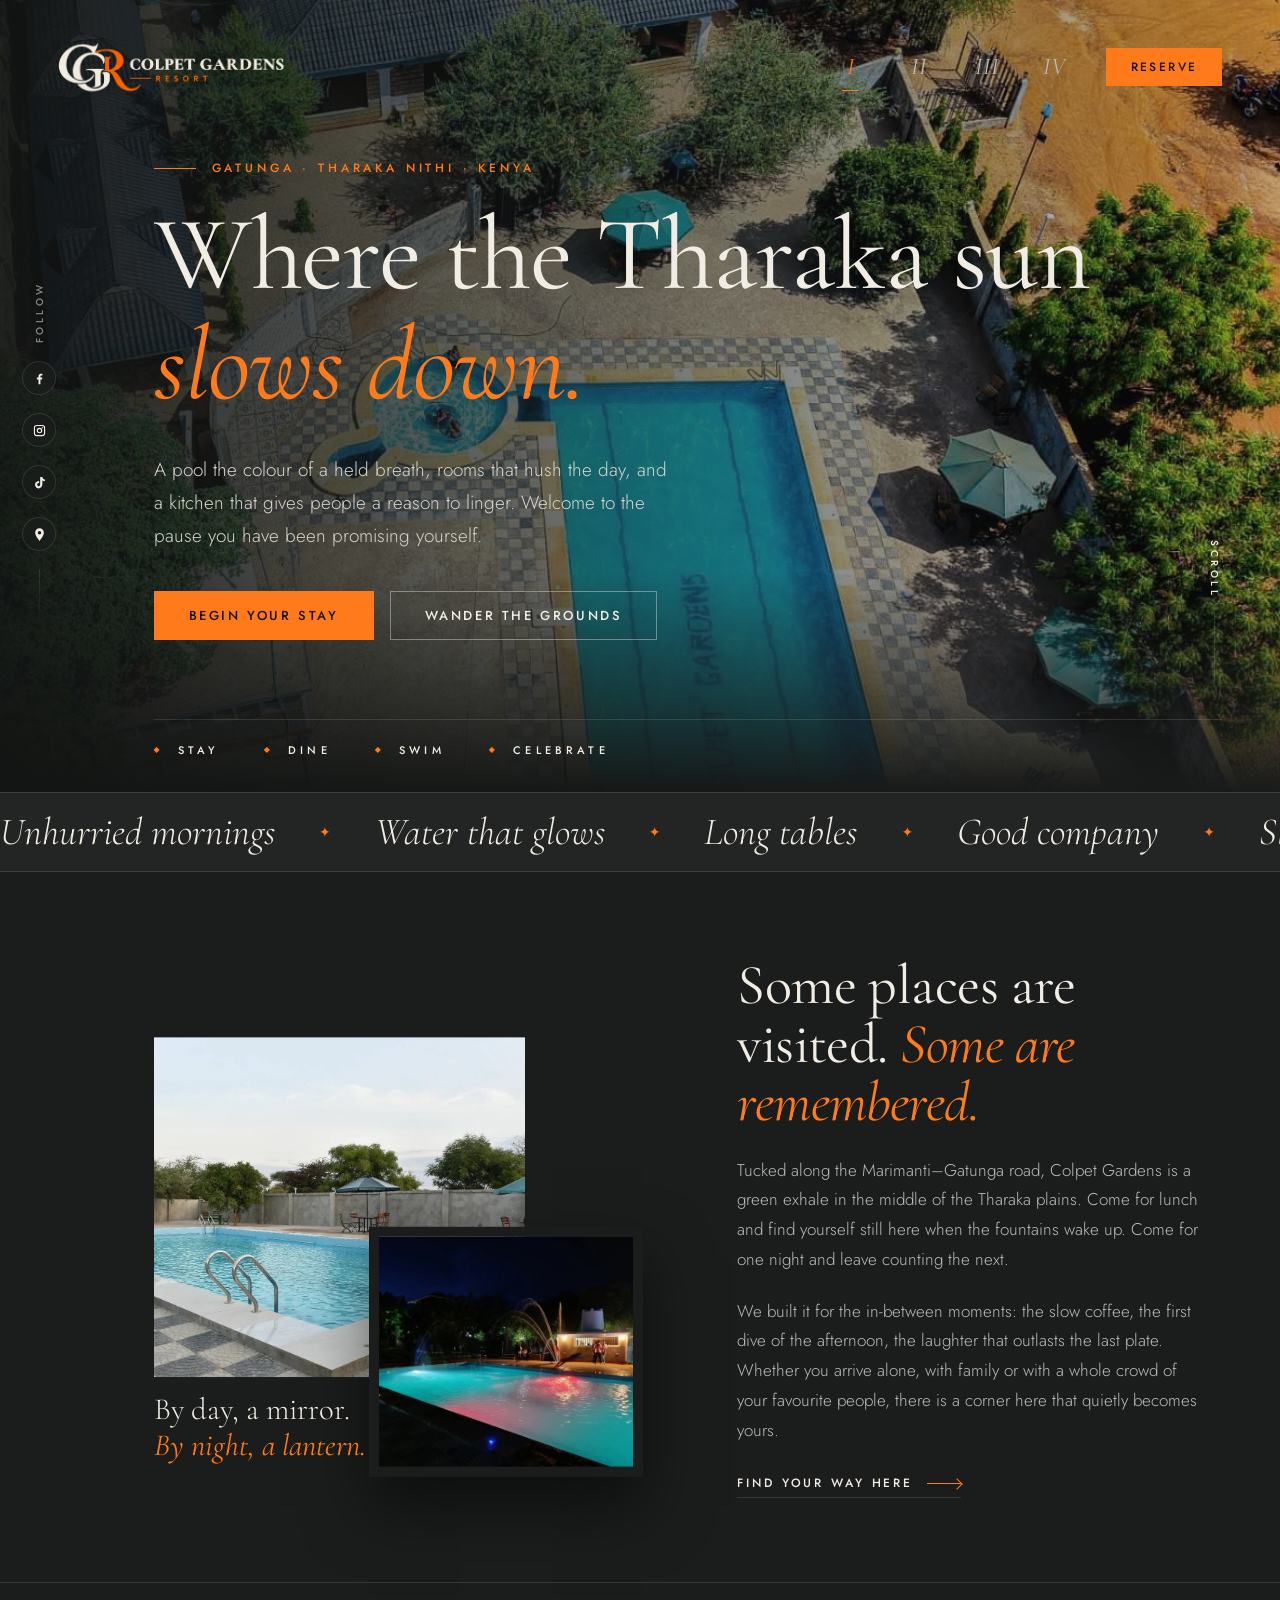
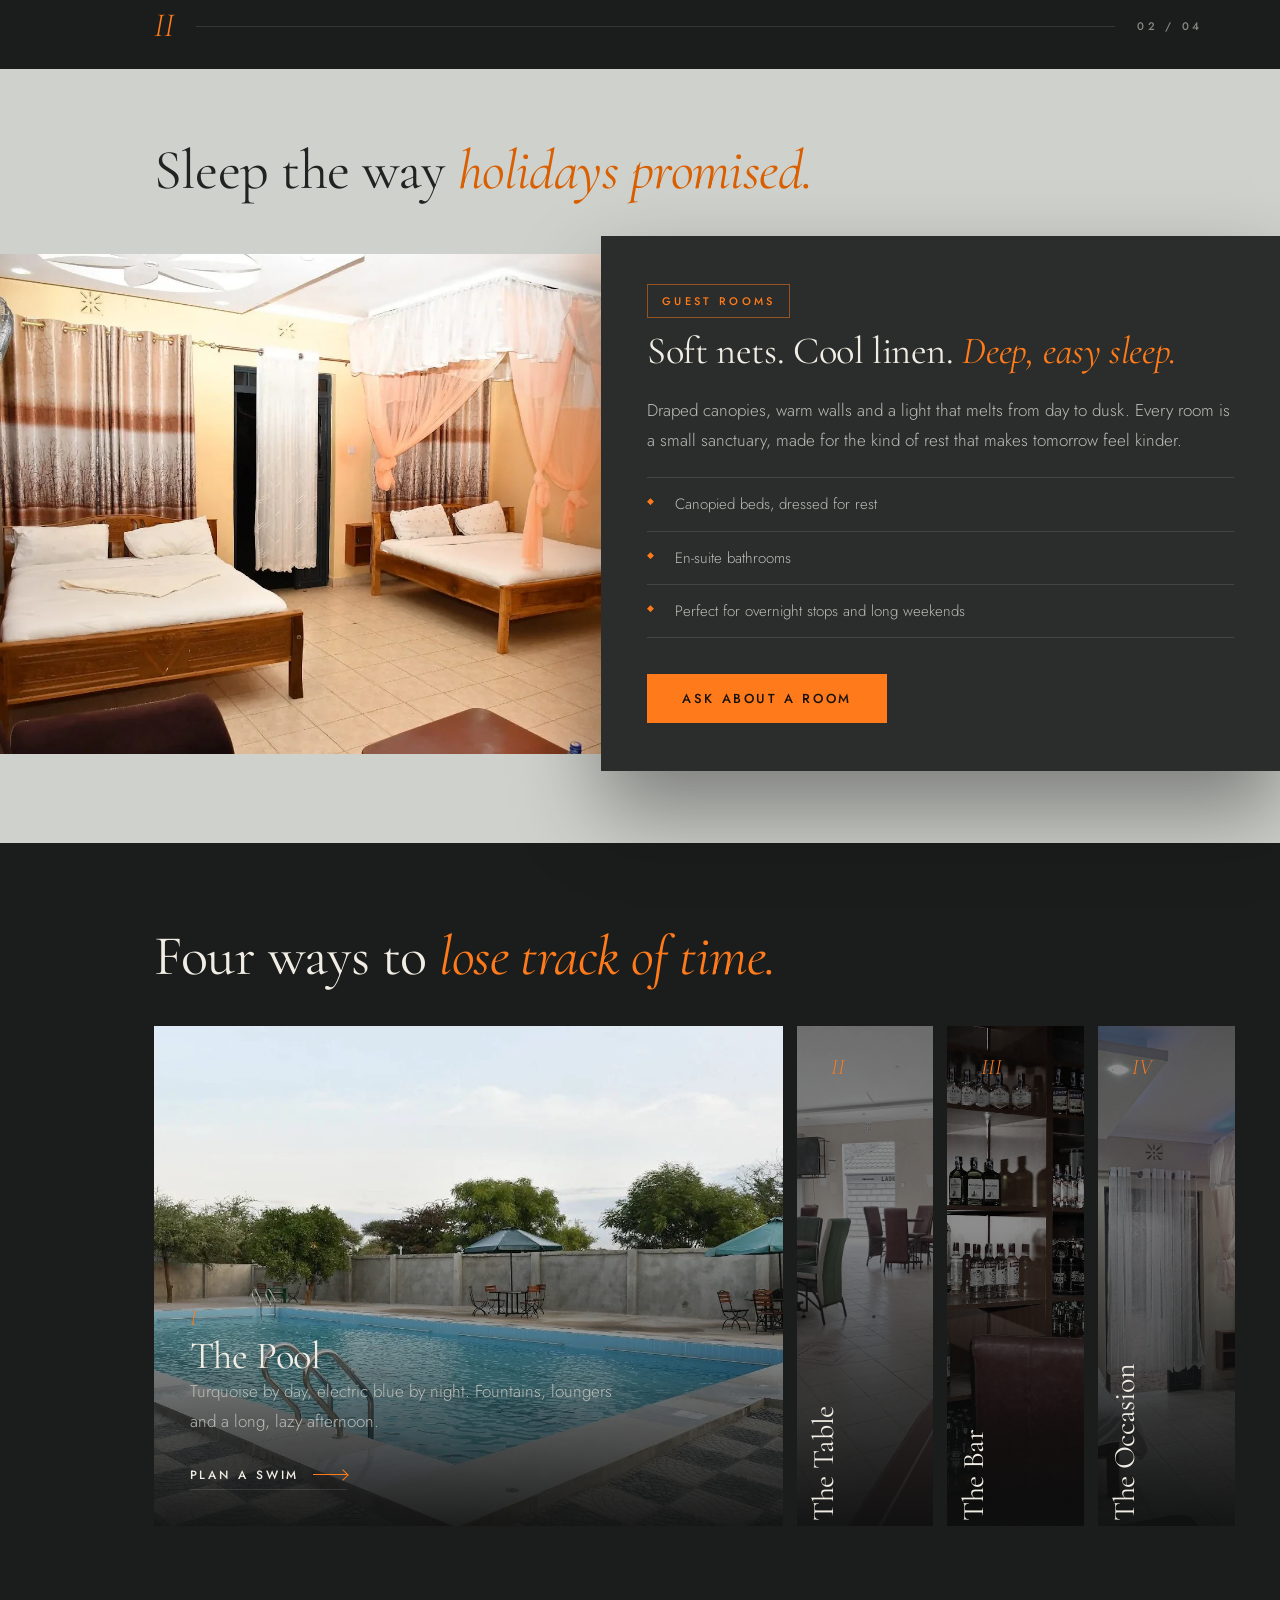
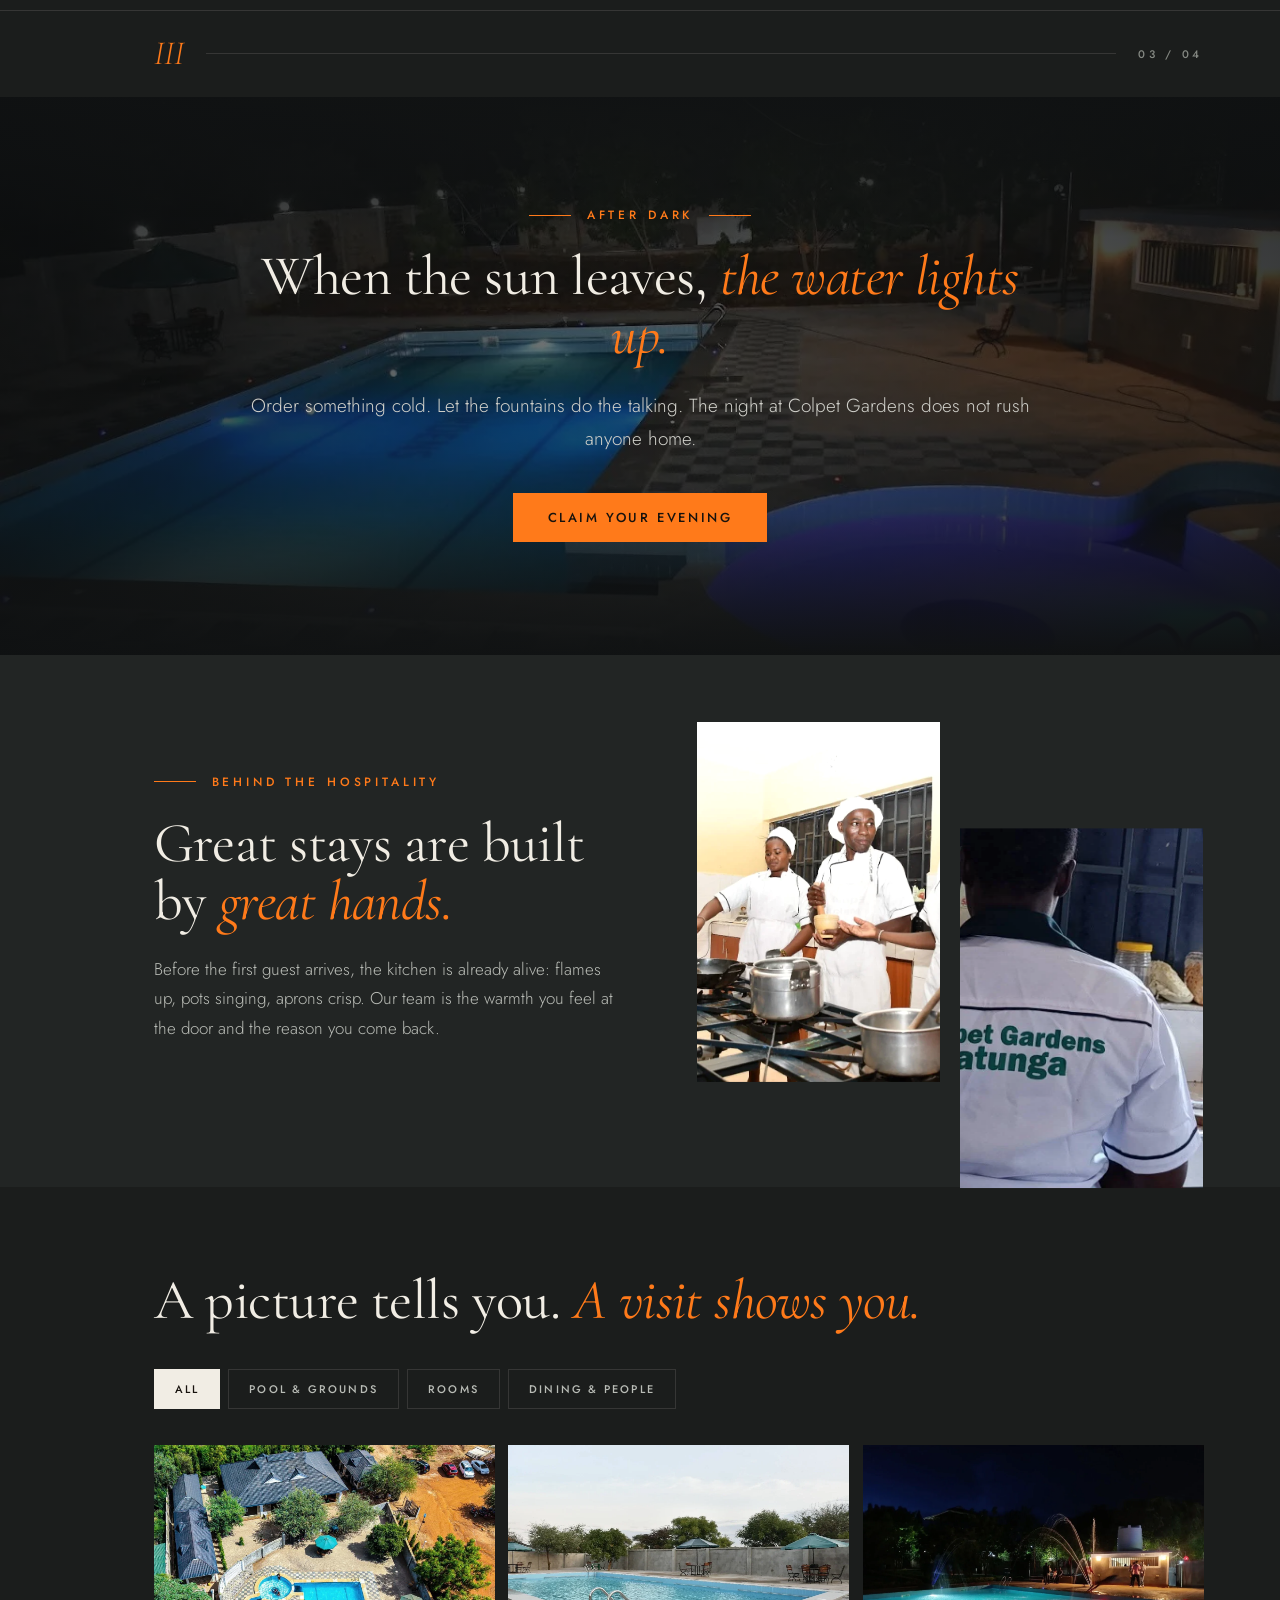
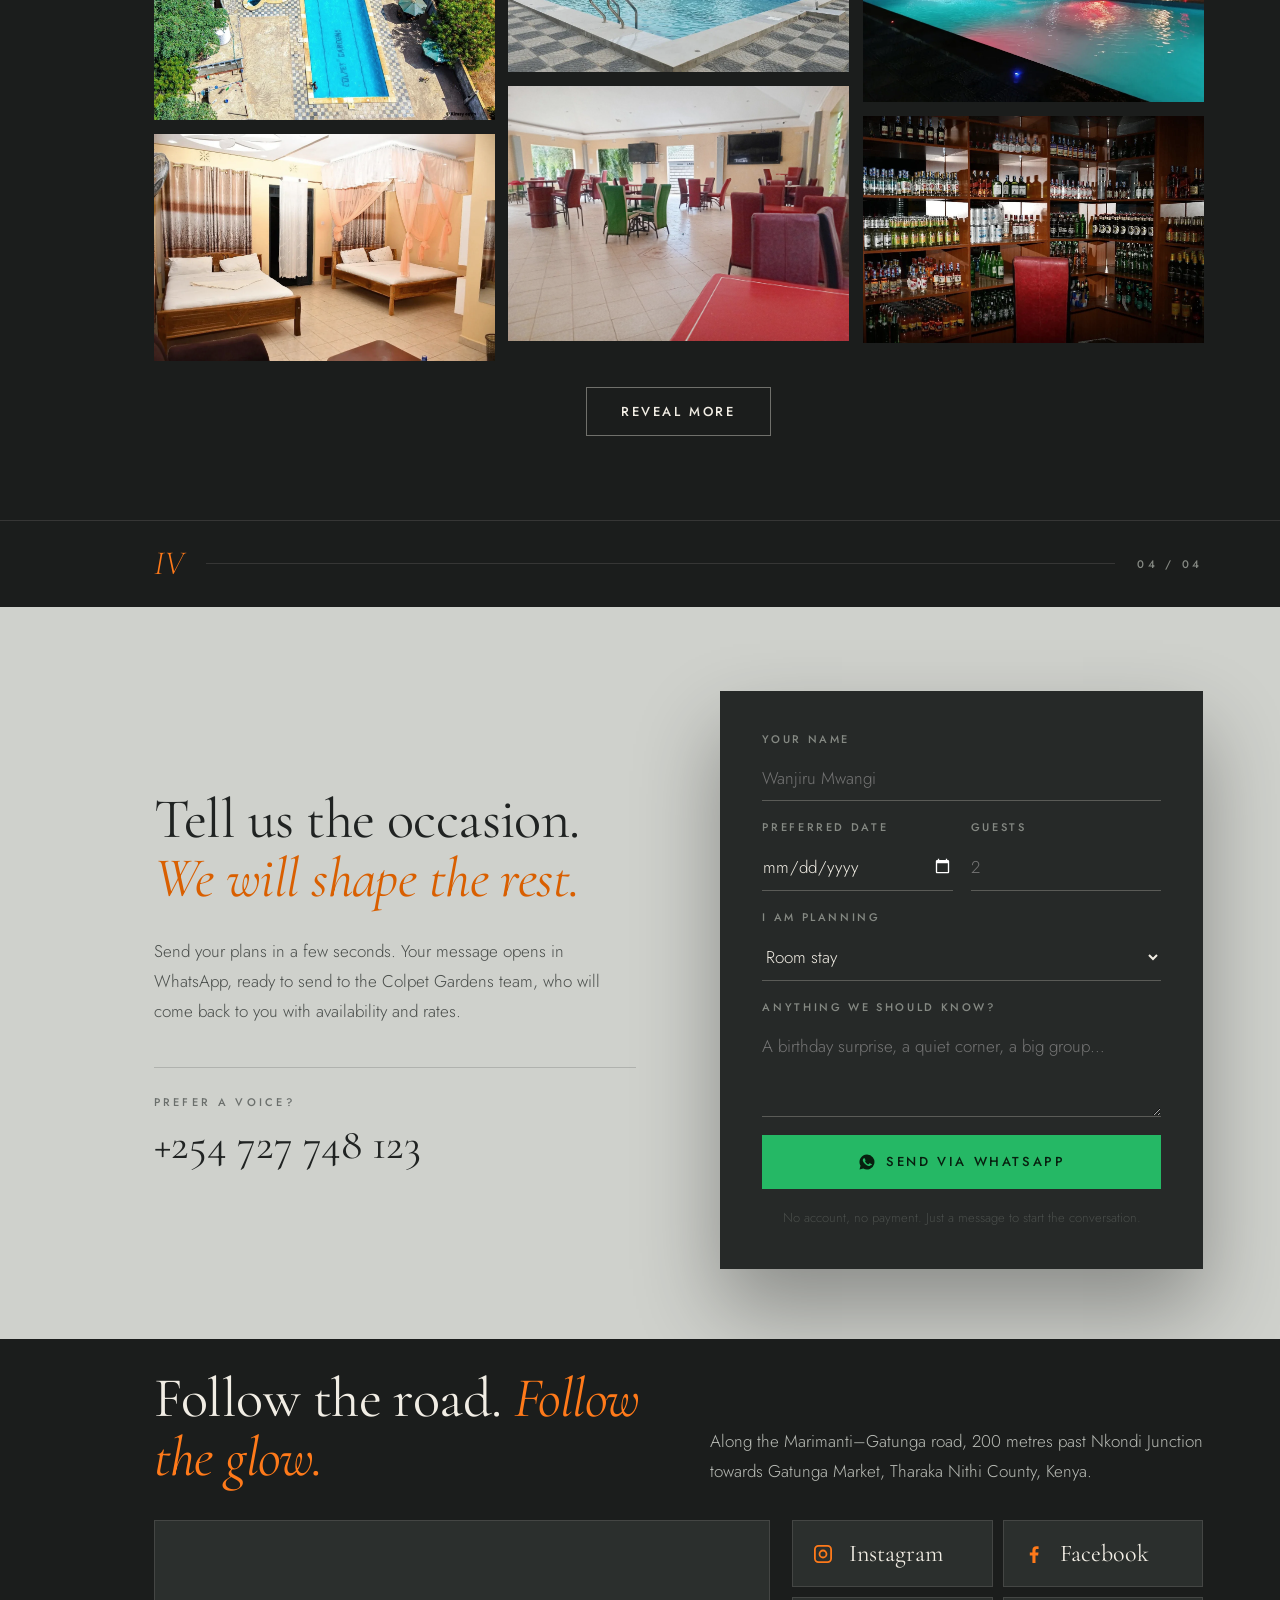
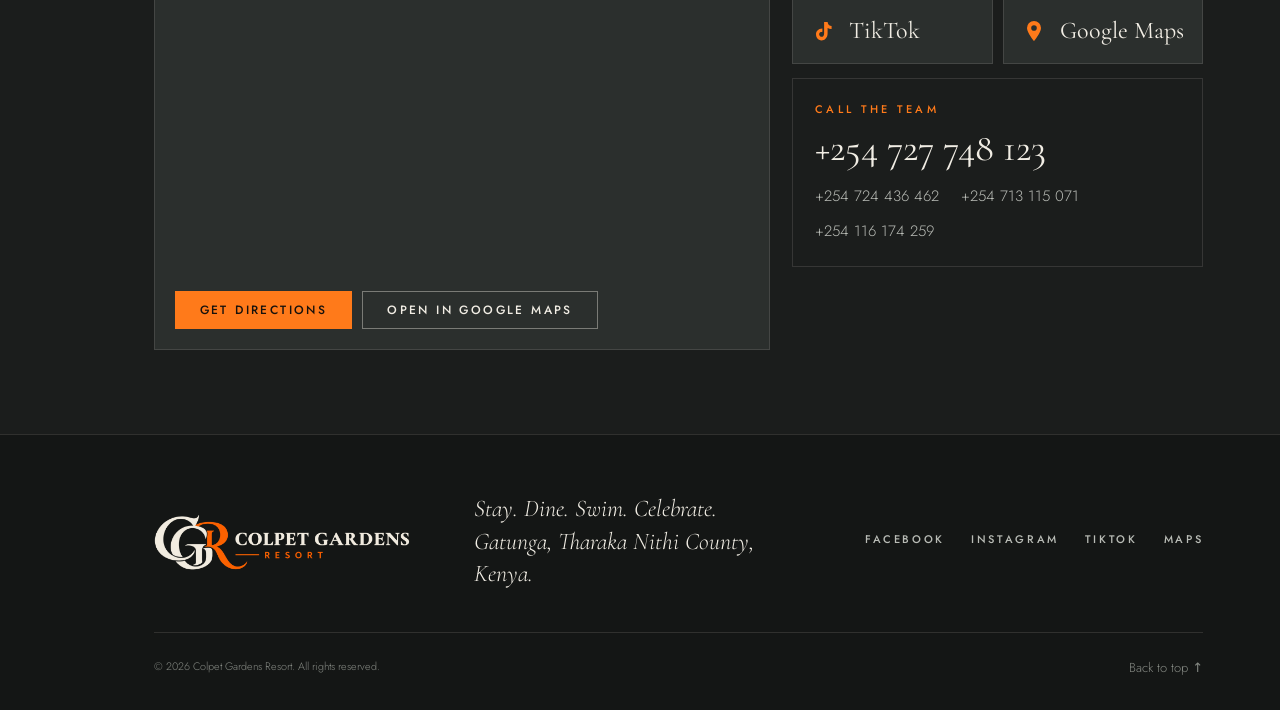
<file: index.html>
<!doctype html>
<html lang="en">
<head>
<meta charset="utf-8">
<meta name="viewport" content="width=device-width,initial-scale=1">
<title>Colpet Gardens Resort | Gatunga, Tharaka Nithi</title>
<meta name="description" content="Where the Tharaka sun slows down. Rooms, a glowing pool, a kitchen with a heartbeat and nights worth staying up for, at Colpet Gardens Resort, Gatunga.">
<meta name="theme-color" content="#1b1d1c">
<meta name="robots" content="index,follow">
<meta property="og:type" content="website">
<meta property="og:locale" content="en_KE">
<meta name="twitter:card" content="summary_large_image">
<link rel="apple-touch-icon" href="assets/apple-touch-icon.png">
<script type="application/ld+json">{"@context":"https://schema.org","@type":"Resort","name":"Colpet Gardens Resort","description":"Rooms, a pool, a restaurant and bar, and event space in Gatunga, Tharaka Nithi County, Kenya.","telephone":"+254727748123","image":"assets/photo-02.webp","address":{"@type":"PostalAddress","addressLocality":"Gatunga","addressRegion":"Tharaka Nithi","addressCountry":"KE"},"sameAs":["https://web.facebook.com/p/Colpet-Gardens-Resort-61567460832108/","https://www.instagram.com/colpetgardens_/","https://www.tiktok.com/@colpetgardens_"]}</script>
<meta property="og:title" content="Colpet Gardens Resort — Where the Tharaka sun slows down">
<meta property="og:description" content="Rooms, pool, table and celebrations in Gatunga, Tharaka Nithi County.">
<meta property="og:image" content="assets/photo-02.webp"><!-- after hosting: use full https://yourdomain/assets/photo-02.webp -->
<link rel="icon" href="favicon.ico" sizes="32x32">
<link rel="icon" type="image/png" sizes="48x48" href="assets/favicon-48.png">
<link rel="icon" type="image/png" sizes="512x512" href="assets/icon-512.png">
<link rel="preconnect" href="https://fonts.googleapis.com">
<link rel="preconnect" href="https://fonts.gstatic.com" crossorigin>
<link href="https://fonts.googleapis.com/css2?family=Cormorant+Garamond:ital,wght@0,300;0,400;0,500;0,600;1,300;1,400;1,500&family=Jost:wght@300;400;500;600&display=swap" rel="stylesheet">
<link rel="stylesheet" href="style.css">
</head>
<body>

<!-- Opening curtain -->
<div class="curtain" id="curtain" aria-hidden="true">
  <img src="assets/logo-light.png" alt="">
  <span class="curtain-line"></span>
</div>
<div class="progress" id="progress" aria-hidden="true"></div>
<div class="cursor-glow" id="glow" aria-hidden="true"></div>

<header id="header">
  <a class="brand" href="#home" aria-label="Colpet Gardens Resort, home"><img src="assets/logo-light.png" alt="Colpet Gardens Resort"></a>
  <nav id="nav" aria-label="Main">
    <a href="#c1" data-n="I" aria-label="Part one">I</a>
    <a href="#c2" data-n="II" aria-label="Part two">II</a>
    <a href="#c3" data-n="III" aria-label="Part three">III</a>
    <a href="#c4" data-n="IV" aria-label="Part four">IV</a>
    <a class="btn btn-sm" href="#reserve">Reserve</a>
  </nav>
  <button class="menu" id="menu" aria-expanded="false" aria-controls="nav"><span></span><span></span><b class="sr">Menu</b></button>
</header>

<aside class="rail" aria-label="Follow Colpet Gardens">
  <span>Follow</span>
  <a data-social="facebook" target="_blank" rel="noopener" aria-label="Colpet Gardens on Facebook"><svg viewBox="0 0 24 24"><path d="M13.5 21v-7.5h2.6l.4-3h-3V8.6c0-.9.3-1.5 1.5-1.5h1.6V4.4c-.3 0-1.2-.1-2.3-.1-2.3 0-3.9 1.4-3.9 4v2.2H7.8v3h2.6V21z"/></svg></a>
  <a data-social="instagram" target="_blank" rel="noopener" aria-label="Colpet Gardens on Instagram"><svg viewBox="0 0 24 24"><path d="M7.5 3h9A4.5 4.5 0 0 1 21 7.5v9a4.5 4.5 0 0 1-4.5 4.5h-9A4.5 4.5 0 0 1 3 16.5v-9A4.5 4.5 0 0 1 7.5 3zm0 1.8A2.7 2.7 0 0 0 4.8 7.5v9a2.7 2.7 0 0 0 2.7 2.7h9a2.7 2.7 0 0 0 2.7-2.7v-9a2.7 2.7 0 0 0-2.7-2.7zM12 7.6a4.4 4.4 0 1 1 0 8.8 4.4 4.4 0 0 1 0-8.8zm0 1.8a2.6 2.6 0 1 0 0 5.2 2.6 2.6 0 0 0 0-5.2zm4.6-2.9a1 1 0 1 1 0 2 1 1 0 0 1 0-2z"/></svg></a>
  <a data-social="tiktok" target="_blank" rel="noopener" aria-label="Colpet Gardens on TikTok"><svg viewBox="0 0 24 24"><path d="M16.6 3c.3 2.4 1.7 3.9 4 4.1v2.9c-1.4.1-2.6-.3-4-1.1v5.6c0 7-7.6 9.2-10.7 4.2-2-3.3-.8-8.9 5.5-9.1v3.1c-.5.1-1 .2-1.4.4-1.3.4-2 1.2-1.8 2.6.4 2.7 5.300 3.500 4.900-1.800V3z"/></svg></a>
  <a data-map="place" target="_blank" rel="noopener" aria-label="Colpet Gardens on Google Maps"><svg viewBox="0 0 24 24"><path d="M12 2a7 7 0 0 1 7 7c0 4.800-7 13-7 13S5 13.800 5 9a7 7 0 0 1 7-7zm0 4.200a2.800 2.800 0 1 0 0 5.600 2.800 2.800 0 0 0 0-5.600z"/></svg></a>
  <i></i>
</aside>

<main>

<div class="chapter" id="c1">
<!-- ================= HERO ================= -->
<section class="hero" id="home">
  <div class="hero-media"><img src="assets/photo-02.webp" alt="Colpet Gardens from above: a turquoise pool set in green gardens"></div>
  <div class="hero-shade"></div>
  <div class="hero-inner">
    <p class="eyebrow reveal">Gatunga · Tharaka Nithi · Kenya</p>
    <h1 class="split">Where the Tharaka sun <em>slows down.</em></h1>
    <p class="lede reveal">A pool the colour of a held breath, rooms that hush the day, and a kitchen that gives people a reason to linger. Welcome to the pause you have been promising yourself.</p>
    <div class="actions reveal">
      <a class="btn" href="#reserve">Begin your stay</a>
      <a class="btn btn-ghost" href="#gallery">Wander the grounds</a>
    </div>
  </div>
  <a class="scroll-cue" href="#about" aria-label="Scroll to the story"><span>Scroll</span><i></i></a>
  <div class="hero-foot"><span>Stay</span><span>Dine</span><span>Swim</span><span>Celebrate</span></div>
</section>

<!-- ================= MARQUEE ================= -->
<div class="marquee" aria-hidden="true">
  <div class="marquee-track">
    <span>Unhurried mornings</span><b>✦</b><span>Water that glows</span><b>✦</b><span>Long tables</span><b>✦</b><span>Good company</span><b>✦</b><span>Slow evenings</span><b>✦</b><span>Gardens in bloom</span><b>✦</b>
    <span>Unhurried mornings</span><b>✦</b><span>Water that glows</span><b>✦</b><span>Long tables</span><b>✦</b><span>Good company</span><b>✦</b><span>Slow evenings</span><b>✦</b><span>Gardens in bloom</span><b>✦</b>
  </div>
</div>

<!-- ================= STORY ================= -->
<section class="section about" id="about">
  <div class="about-art">
    <figure class="art-a" data-parallax="0.08"><img src="assets/photo-22.webp" alt="Colpet Gardens pool in the daylight" loading="lazy"></figure>
    <figure class="art-b" data-parallax="-0.1"><img src="assets/photo-10.webp" alt="Fountains playing over the pool after dark" loading="lazy"></figure>
    <p class="art-note">By day, a mirror.<br><em>By night, a lantern.</em></p>
  </div>
  <div class="about-copy">
    <h2 class="reveal">Some places are visited. <em>Some are remembered.</em></h2>
    <p class="reveal">Tucked along the Marimanti–Gatunga road, Colpet Gardens is a green exhale in the middle of the Tharaka plains. Come for lunch and find yourself still here when the fountains wake up. Come for one night and leave counting the next.</p>
    <p class="reveal">We built it for the in-between moments: the slow coffee, the first dive of the afternoon, the laughter that outlasts the last plate. Whether you arrive alone, with family or with a whole crowd of your favourite people, there is a corner here that quietly becomes yours.</p>
    <a class="link-arrow reveal" href="#map">Find your way here <i></i></a>
  </div>
</section>

</div>

<div class="chapter" id="c2">
<div class="chapter-mark" aria-hidden="true"><span>II</span><i></i><b>02 / 04</b></div>
<!-- ================= ROOMS ================= -->
<section class="section stay" id="stay">
  <div class="stay-head">
    <h2 class="reveal">Sleep the way <em>holidays promised.</em></h2>
  </div>
  <div class="stay-stage">
    <div class="stay-photo" data-parallax-img>
      <img src="assets/photo-01.webp" alt="A guest room with twin beds draped in soft mosquito nets" loading="lazy">
      <img src="assets/photo-13.webp" alt="A guest room bathed in blue ceiling light" loading="lazy" class="stay-alt">
    </div>
    <div class="stay-card reveal">
      <span class="tag">Guest Rooms</span>
      <h3>Soft nets. Cool linen. <em>Deep, easy sleep.</em></h3>
      <p>Draped canopies, warm walls and a light that melts from day to dusk. Every room is a small sanctuary, made for the kind of rest that makes tomorrow feel kinder.</p>
      <ul class="ticks">
        <li>Canopied beds, dressed for rest</li>
        <li>En-suite bathrooms</li>
        <li>Perfect for overnight stops and long weekends</li>
      </ul>
      <a class="btn" href="#reserve" data-interest="Room stay">Ask about a room</a>
    </div>
  </div>
</section>

<!-- ================= EXPERIENCES ================= -->
<section class="section exp" id="experiences">
  <div class="exp-head">
    <h2 class="reveal">Four ways to <em>lose track of time.</em></h2>
  </div>
  <div class="panels" id="panels">
    <article class="panel active" tabindex="0">
      <img src="assets/photo-22.webp" alt="The pool and poolside seating" loading="lazy">
      <div class="panel-body">
        <span class="num">I</span>
        <h3>The Pool</h3>
        <p>Turquoise by day, electric blue by night. Fountains, loungers and a long, lazy afternoon.</p>
        <a class="link-arrow" href="#reserve" data-interest="Pool day">Plan a swim <i></i></a>
      </div>
    </article>
    <article class="panel" tabindex="0">
      <img src="assets/photo-15.webp" alt="The restaurant: tables, red and green chairs, wide windows" loading="lazy">
      <div class="panel-body">
        <span class="num">II</span>
        <h3>The Table</h3>
        <p>Fresh from the flame and fire of our kitchen. Meals made for sharing, and for staying put.</p>
        <a class="link-arrow" href="#reserve" data-interest="Table / dining">Save a seat <i></i></a>
      </div>
    </article>
    <article class="panel" tabindex="0">
      <img src="assets/photo-09.webp" alt="Shelves of bottles behind the bar" loading="lazy">
      <div class="panel-body">
        <span class="num">III</span>
        <h3>The Bar</h3>
        <p>A glowing wall of spirits, wines and cold things. The hour after sunset has its own soundtrack.</p>
        <a class="link-arrow" href="#reserve" data-interest="Evening at the bar">Join the evening <i></i></a>
      </div>
    </article>
    <article class="panel" tabindex="0">
      <img src="assets/photo-12.webp" alt="A softly lit room, ready for guests" loading="lazy">
      <div class="panel-body">
        <span class="num">IV</span>
        <h3>The Occasion</h3>
        <p>Birthdays, reunions, meetings that deserve a better view. Indoors or beneath the open sky, we set the stage.</p>
        <a class="link-arrow" href="#reserve" data-interest="Event / celebration">Host with us <i></i></a>
      </div>
    </article>
  </div>
</section>

</div>

<div class="chapter" id="c3">
<div class="chapter-mark" aria-hidden="true"><span>III</span><i></i><b>03 / 04</b></div>
<!-- ================= NIGHT ================= -->
<section class="night" id="night">
  <img src="assets/photo-11.webp" alt="The pool glowing blue after sunset" loading="lazy" data-parallax-bg>
  <div class="night-shade"></div>
  <div class="night-inner">
    <p class="eyebrow reveal">After Dark</p>
    <h2 class="reveal">When the sun leaves, <em>the water lights up.</em></h2>
    <p class="reveal">Order something cold. Let the fountains do the talking. The night at Colpet Gardens does not rush anyone home.</p>
    <a class="btn" href="#reserve" data-interest="Evening visit">Claim your evening</a>
  </div>
</section>

<!-- ================= KITCHEN / PEOPLE ================= -->
<section class="section people" id="people">
  <div class="people-copy">
    <p class="eyebrow reveal">Behind the Hospitality</p>
    <h2 class="reveal">Great stays are built by <em>great hands.</em></h2>
    <p class="reveal">Before the first guest arrives, the kitchen is already alive: flames up, pots singing, aprons crisp. Our team is the warmth you feel at the door and the reason you come back.</p>
  </div>
  <div class="people-art">
    <figure data-parallax="0.06"><img src="assets/photo-21.webp" alt="Our kitchen team at work over the stove" loading="lazy"></figure>
    <figure data-parallax="-0.08"><img src="assets/photo-20.webp" alt="A Colpet Gardens team member in uniform" loading="lazy"></figure>
  </div>
</section>

<!-- ================= GALLERY ================= -->
<section class="section gallery" id="gallery">
  <div class="gallery-head">
    <div>
      <h2 class="reveal">A picture tells you. <em>A visit shows you.</em></h2>
    </div>
    <div class="filters" role="group" aria-label="Filter resort photos">
      <button class="active" data-filter="all" aria-pressed="true">All</button>
      <button data-filter="pool" aria-pressed="false">Pool &amp; Grounds</button>
      <button data-filter="rooms" aria-pressed="false">Rooms</button>
      <button data-filter="dining" aria-pressed="false">Dining &amp; People</button>
    </div>
  </div>
  <div class="gallery-grid" id="photos"></div>
  <button class="more btn btn-ghost" id="more">Reveal more</button>
</section>

</div>

<div class="chapter" id="c4">
<div class="chapter-mark" aria-hidden="true"><span>IV</span><i></i><b>04 / 04</b></div>
<!-- ================= RESERVE ================= -->
<section class="section reserve" id="reserve">
  <div class="reserve-copy">
    <h2 class="reveal">Tell us the occasion. <em>We will shape the rest.</em></h2>
    <p class="reveal">Send your plans in a few seconds. Your message opens in WhatsApp, ready to send to the Colpet Gardens team, who will come back to you with availability and rates.</p>
    <div class="direct reveal">
      <span>Prefer a voice?</span>
      <a href="tel:+254727748123">+254 727 748 123</a>
    </div>
  </div>
  <form class="reserve-form reveal" id="reserveForm" novalidate>
    <label>Your name<input name="name" type="text" placeholder="Wanjiru Mwangi" autocomplete="name" required></label>
    <div class="row">
      <label>Preferred date<input name="date" type="date"></label>
      <label>Guests<input name="guests" type="number" min="1" max="500" placeholder="2"></label>
    </div>
    <label>I am planning
      <select name="interest" id="interest">
        <option>Room stay</option>
        <option>Pool day</option>
        <option>Table / dining</option>
        <option>Evening at the bar</option>
        <option>Event / celebration</option>
        <option>Evening visit</option>
        <option>Something else</option>
      </select>
    </label>
    <label>Anything we should know?<textarea name="note" rows="3" placeholder="A birthday surprise, a quiet corner, a big group…"></textarea></label>
    <button class="btn btn-wa" type="submit"><svg viewBox="0 0 24 24"><path d="M12 2a10 10 0 0 0-8.6 15.100L2 22l5-1.300A10 10 0 1 0 12 2zm5.300 14.100c-.2.600-1.300 1.200-1.800 1.200-.5.100-1 .2-3.300-.7-2.800-1.200-4.600-4-4.700-4.200-.1-.2-1.100-1.500-1.100-2.800s.7-2 1-2.200c.2-.3.500-.3.700-.3h.5c.2 0 .4 0 .6.500l.8 2c.1.200.1.400 0 .5l-.4.600c-.2.200-.3.400-.1.700.2.300.8 1.300 1.700 2.100 1.200 1 2.100 1.300 2.400 1.500.3.100.5.100.7-.1l.9-1.100c.2-.3.400-.2.700-.1l1.900.9c.3.100.5.200.5.400.1.100.1.700-.1 1.300z"/></svg>Send via WhatsApp</button>
    <p class="form-note">No account, no payment. Just a message to start the conversation.</p>
  </form>
</section>

<!-- ================= CONNECT ================= -->
<section class="section connect" id="connect">
  <div class="connect-head">
    <h2 class="reveal">Follow the road. <em>Follow the glow.</em></h2>
    <p class="reveal">Along the Marimanti–Gatunga road, 200 metres past Nkondi Junction towards Gatunga Market, Tharaka Nithi County, Kenya.</p>
  </div>
  <div class="connect-grid">
    <div class="map reveal" id="map">
      <iframe id="mapFrame" title="Colpet Gardens Resort on Google Maps" loading="lazy" referrerpolicy="no-referrer-when-downgrade" allowfullscreen></iframe>
      <div class="map-actions">
        <a class="btn btn-sm" data-map="directions" target="_blank" rel="noopener">Get directions</a>
        <a class="btn btn-sm btn-ghost" data-map="place" target="_blank" rel="noopener">Open in Google Maps</a>
      </div>
    </div>
    <div class="socials">
      <a class="social reveal" data-social="instagram" target="_blank" rel="noopener">
        <svg viewBox="0 0 24 24"><path d="M7.5 3h9A4.5 4.5 0 0 1 21 7.5v9a4.5 4.5 0 0 1-4.5 4.5h-9A4.5 4.5 0 0 1 3 16.5v-9A4.5 4.5 0 0 1 7.5 3zm0 1.8A2.7 2.7 0 0 0 4.8 7.5v9a2.7 2.7 0 0 0 2.7 2.7h9a2.7 2.7 0 0 0 2.7-2.700v-9a2.7 2.7 0 0 0-2.700-2.700zM12 7.600a4.400 4.400 0 1 1 0 8.800 4.400 4.400 0 0 1 0-8.800zm0 1.800a2.600 2.600 0 1 0 0 5.200 2.600 2.600 0 0 0 0-5.200z"/></svg>
        <span><b>Instagram</b><small>See the glow, in colour</small></span><i></i>
      </a>
      <a class="social reveal" data-social="facebook" target="_blank" rel="noopener">
        <svg viewBox="0 0 24 24"><path d="M13.500 21v-7.500h2.600l.4-3h-3V8.600c0-.9.3-1.500 1.500-1.500h1.600V4.400c-.3 0-1.200-.1-2.300-.1-2.300 0-3.900 1.400-3.900 4v2.200H7.800v3h2.600V21z"/></svg>
        <span><b>Facebook</b><small>News, events and updates</small></span><i></i>
      </a>
      <a class="social reveal" data-social="tiktok" target="_blank" rel="noopener">
        <svg viewBox="0 0 24 24"><path d="M16.600 3c.3 2.400 1.700 3.900 4 4.100v2.900c-1.400.1-2.600-.3-4-1.100v5.600c0 7-7.600 9.200-10.700 4.200-2-3.300-.8-8.900 5.500-9.100v3.100c-.5.100-1 .2-1.400.4-1.300.4-2 1.200-1.800 2.600.4 2.700 5.300 3.500 4.900-1.800V3z"/></svg>
        <span><b>TikTok</b><small>Moments worth replaying</small></span><i></i>
      </a>
      <a class="social reveal" data-map="place" target="_blank" rel="noopener">
        <svg viewBox="0 0 24 24"><path d="M12 2a7 7 0 0 1 7 7c0 4.800-7 13-7 13S5 13.800 5 9a7 7 0 0 1 7-7zm0 4.200a2.800 2.800 0 1 0 0 5.600 2.800 2.800 0 0 0 0-5.600z"/></svg>
        <span><b>Google Maps</b><small>Reviews, photos, directions</small></span><i></i>
      </a>
      <div class="phones reveal">
        <span>Call the team</span>
        <a href="tel:+254727748123">+254 727 748 123</a>
        <div><a href="tel:+254724436462">+254 724 436 462</a><a href="tel:+254713115071">+254 713 115 071</a><a href="tel:+254116174259">+254 116 174 259</a></div>
      </div>
    </div>
  </div>
</section>

</div>

</main>

<footer>
  <div class="foot-top">
    <img src="assets/logo-light.png" alt="Colpet Gardens Resort">
    <p>Stay. Dine. Swim. Celebrate.<br>Gatunga, Tharaka Nithi County, Kenya.</p>
    <div class="foot-social">
      <a data-social="facebook" target="_blank" rel="noopener">Facebook</a>
      <a data-social="instagram" target="_blank" rel="noopener">Instagram</a>
      <a data-social="tiktok" target="_blank" rel="noopener">TikTok</a>
      <a data-map="place" target="_blank" rel="noopener">Maps</a>
    </div>
  </div>
  <div class="foot-bot"><small>© <span id="year"></span> Colpet Gardens Resort. All rights reserved.</small><a href="#home">Back to top ↑</a></div>
</footer>

<dialog id="lightbox">
  <button id="close" aria-label="Close photo">×</button>
  <button id="prev" aria-label="Previous photo">‹</button>
  <figure><img id="full-photo" alt=""><figcaption id="caption"></figcaption></figure>
  <button id="next" aria-label="Next photo">›</button>
</dialog>

<script src="site-config.js"></script>
<script src="script.js"></script>
</body>
</html>
</file>
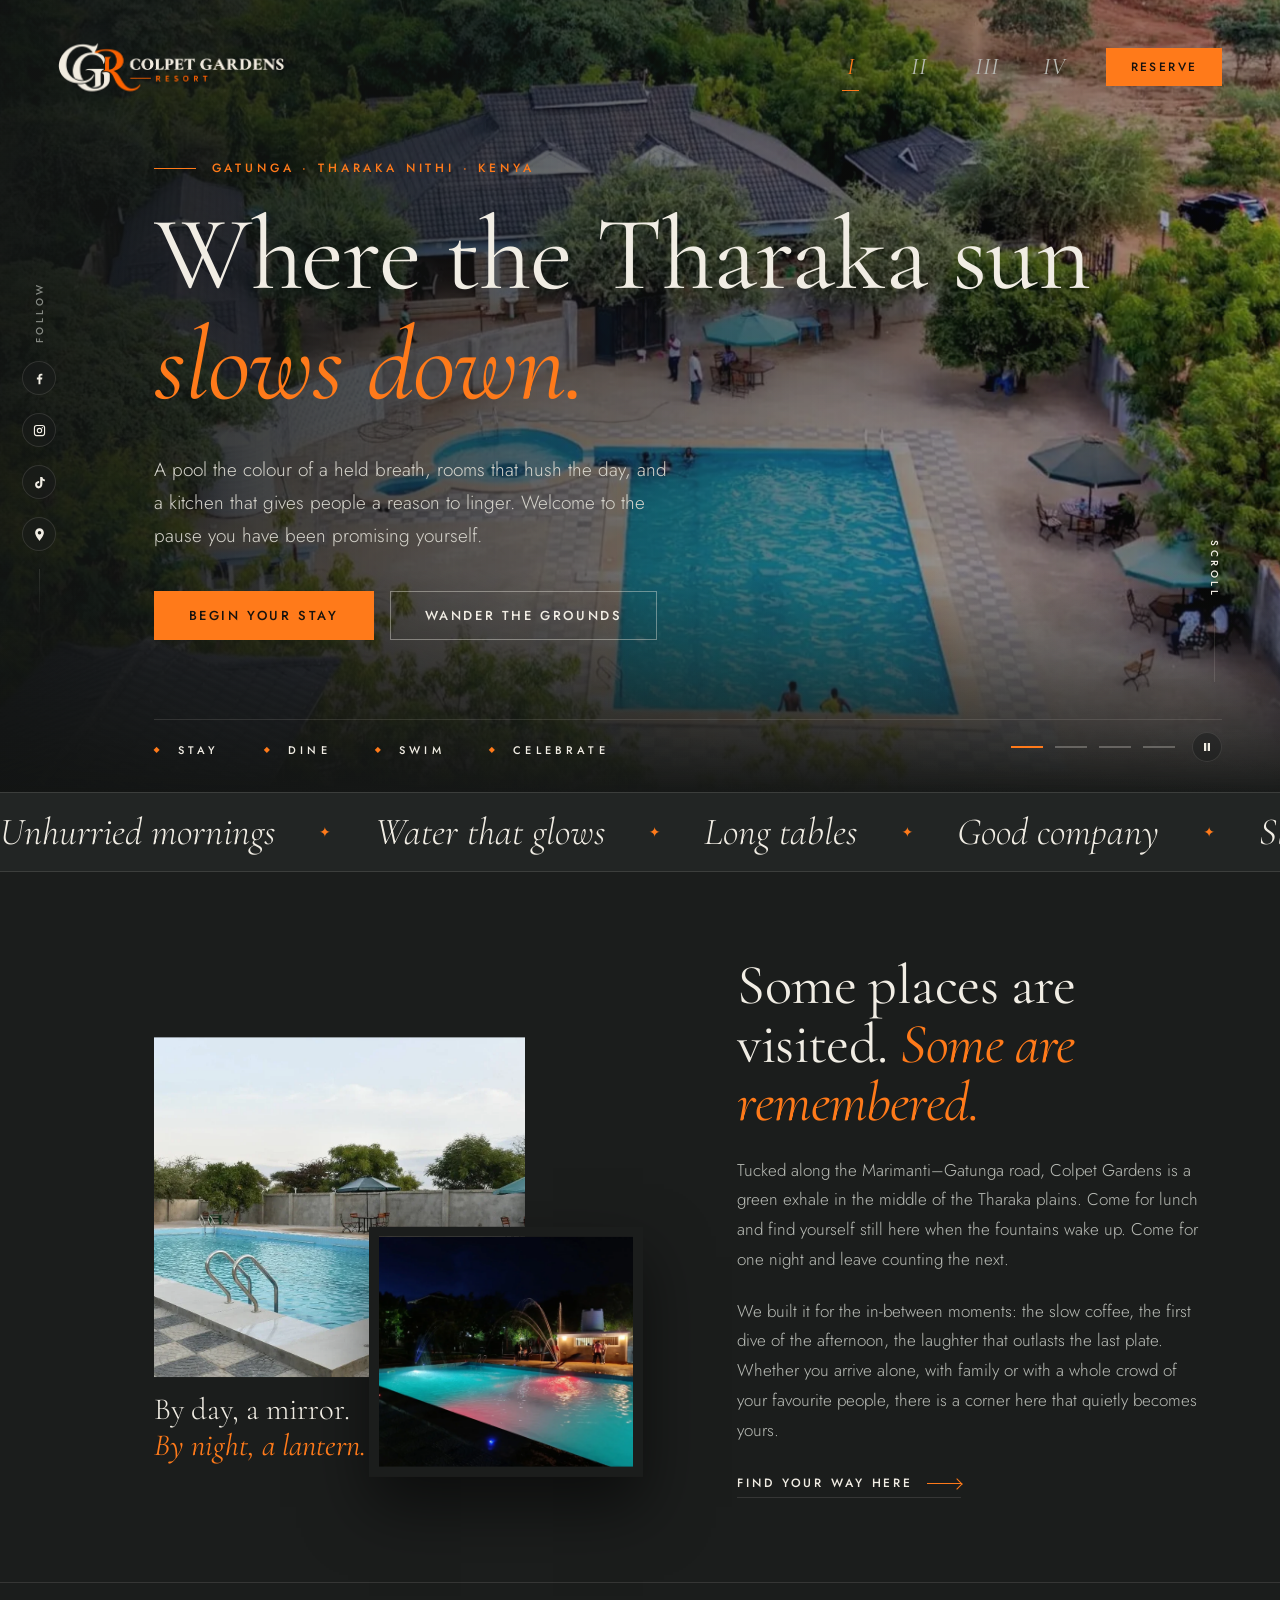
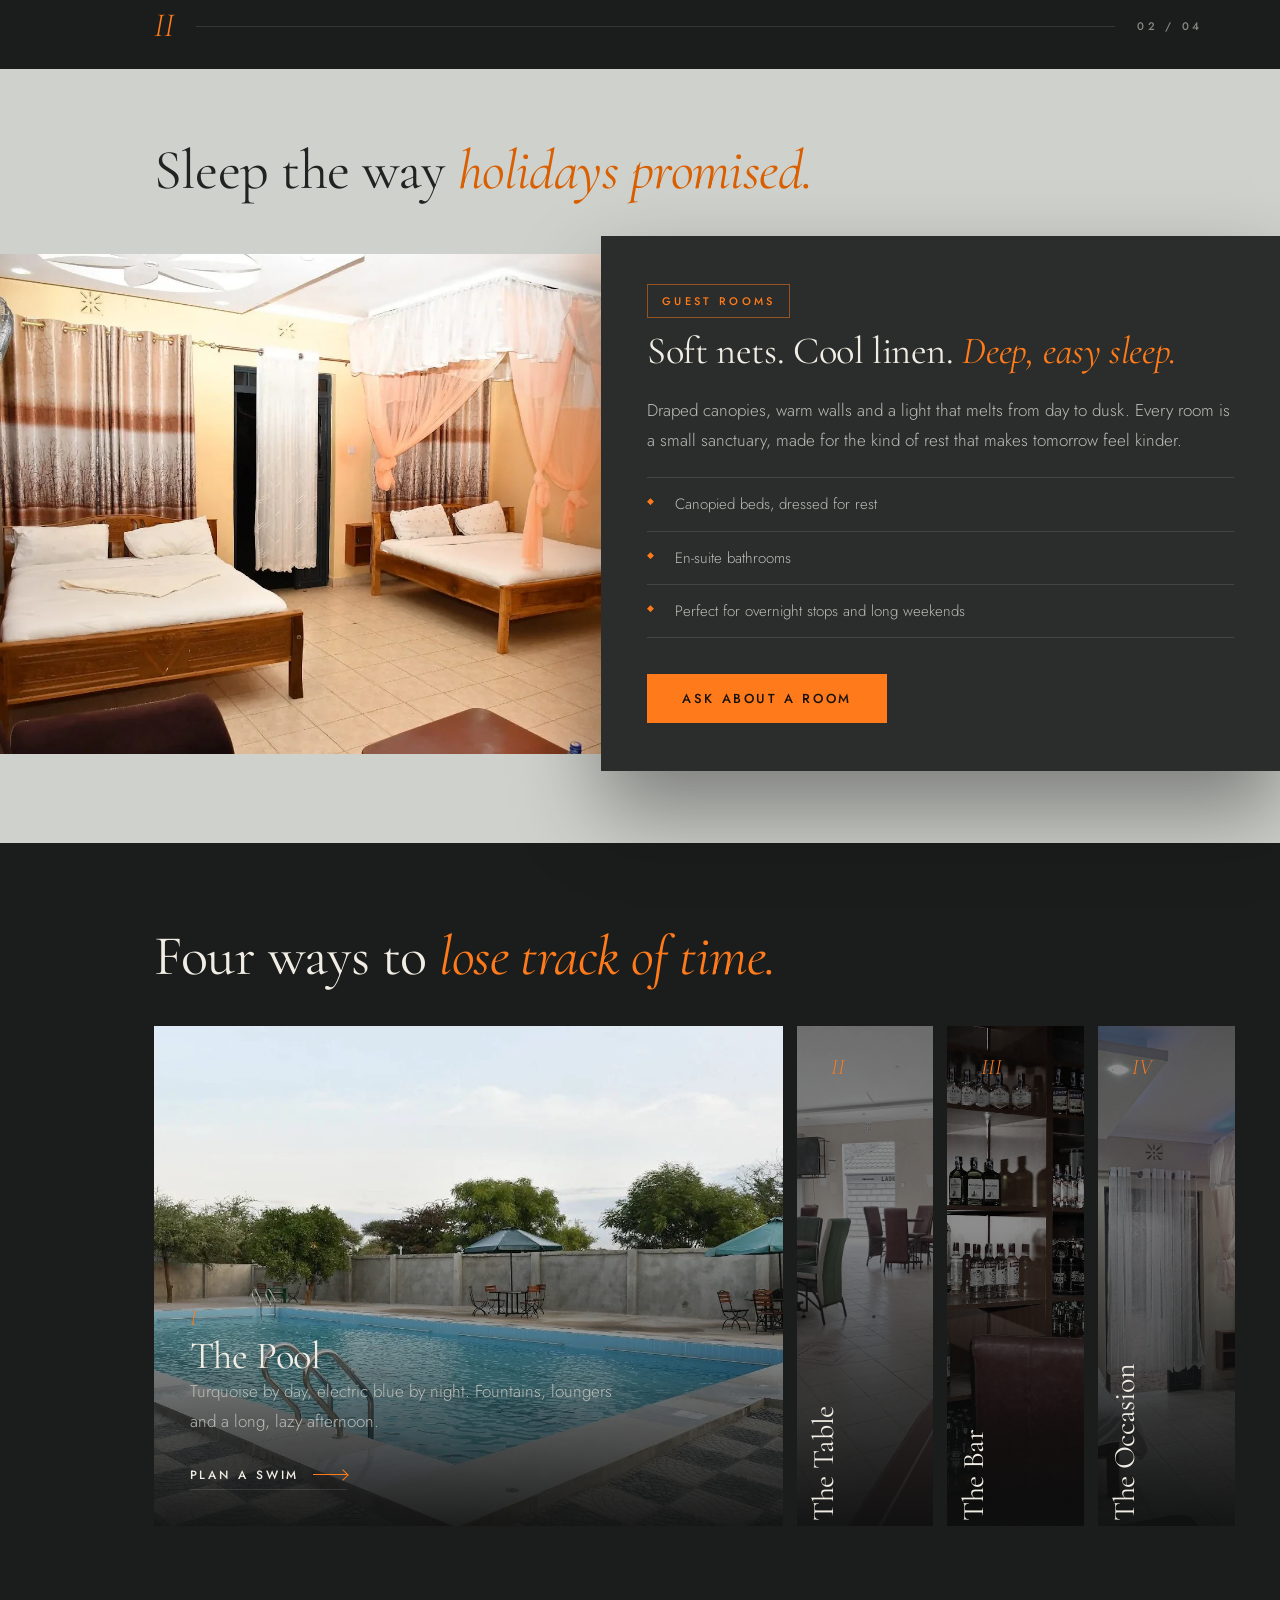
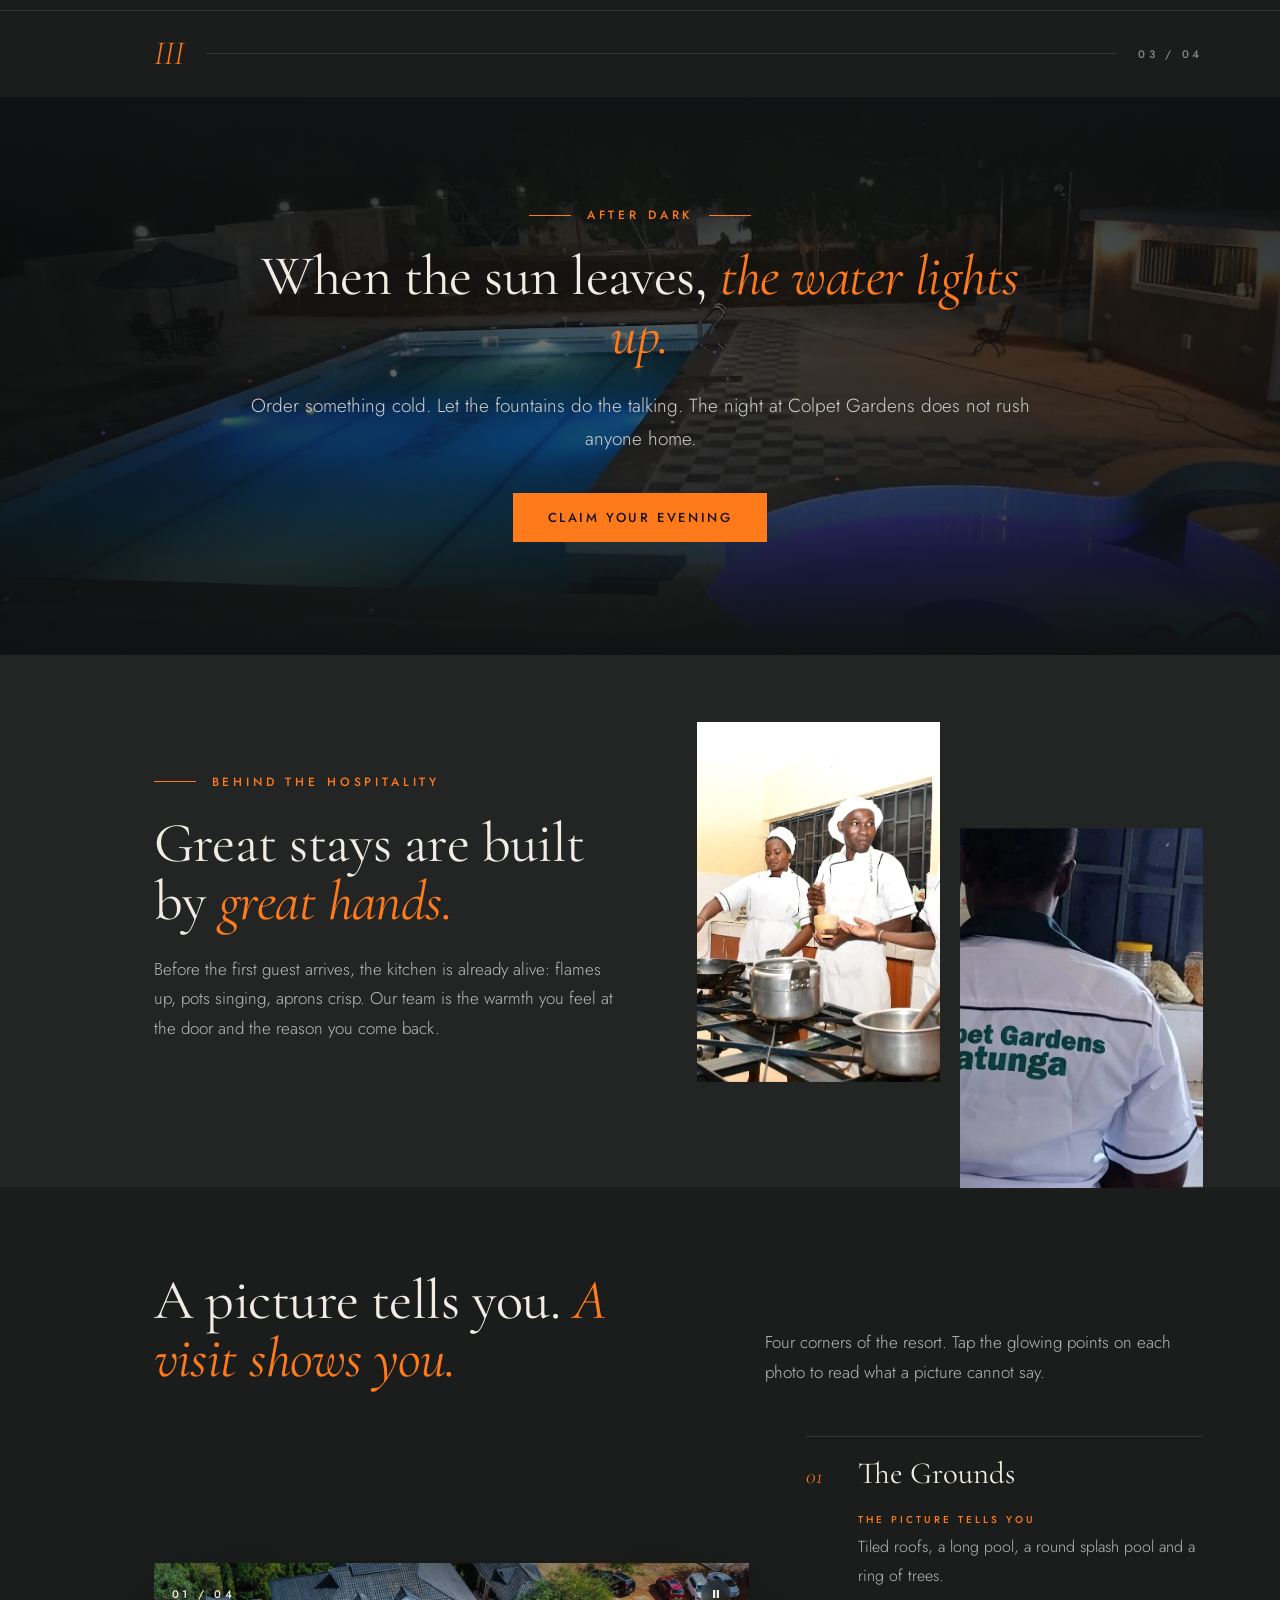
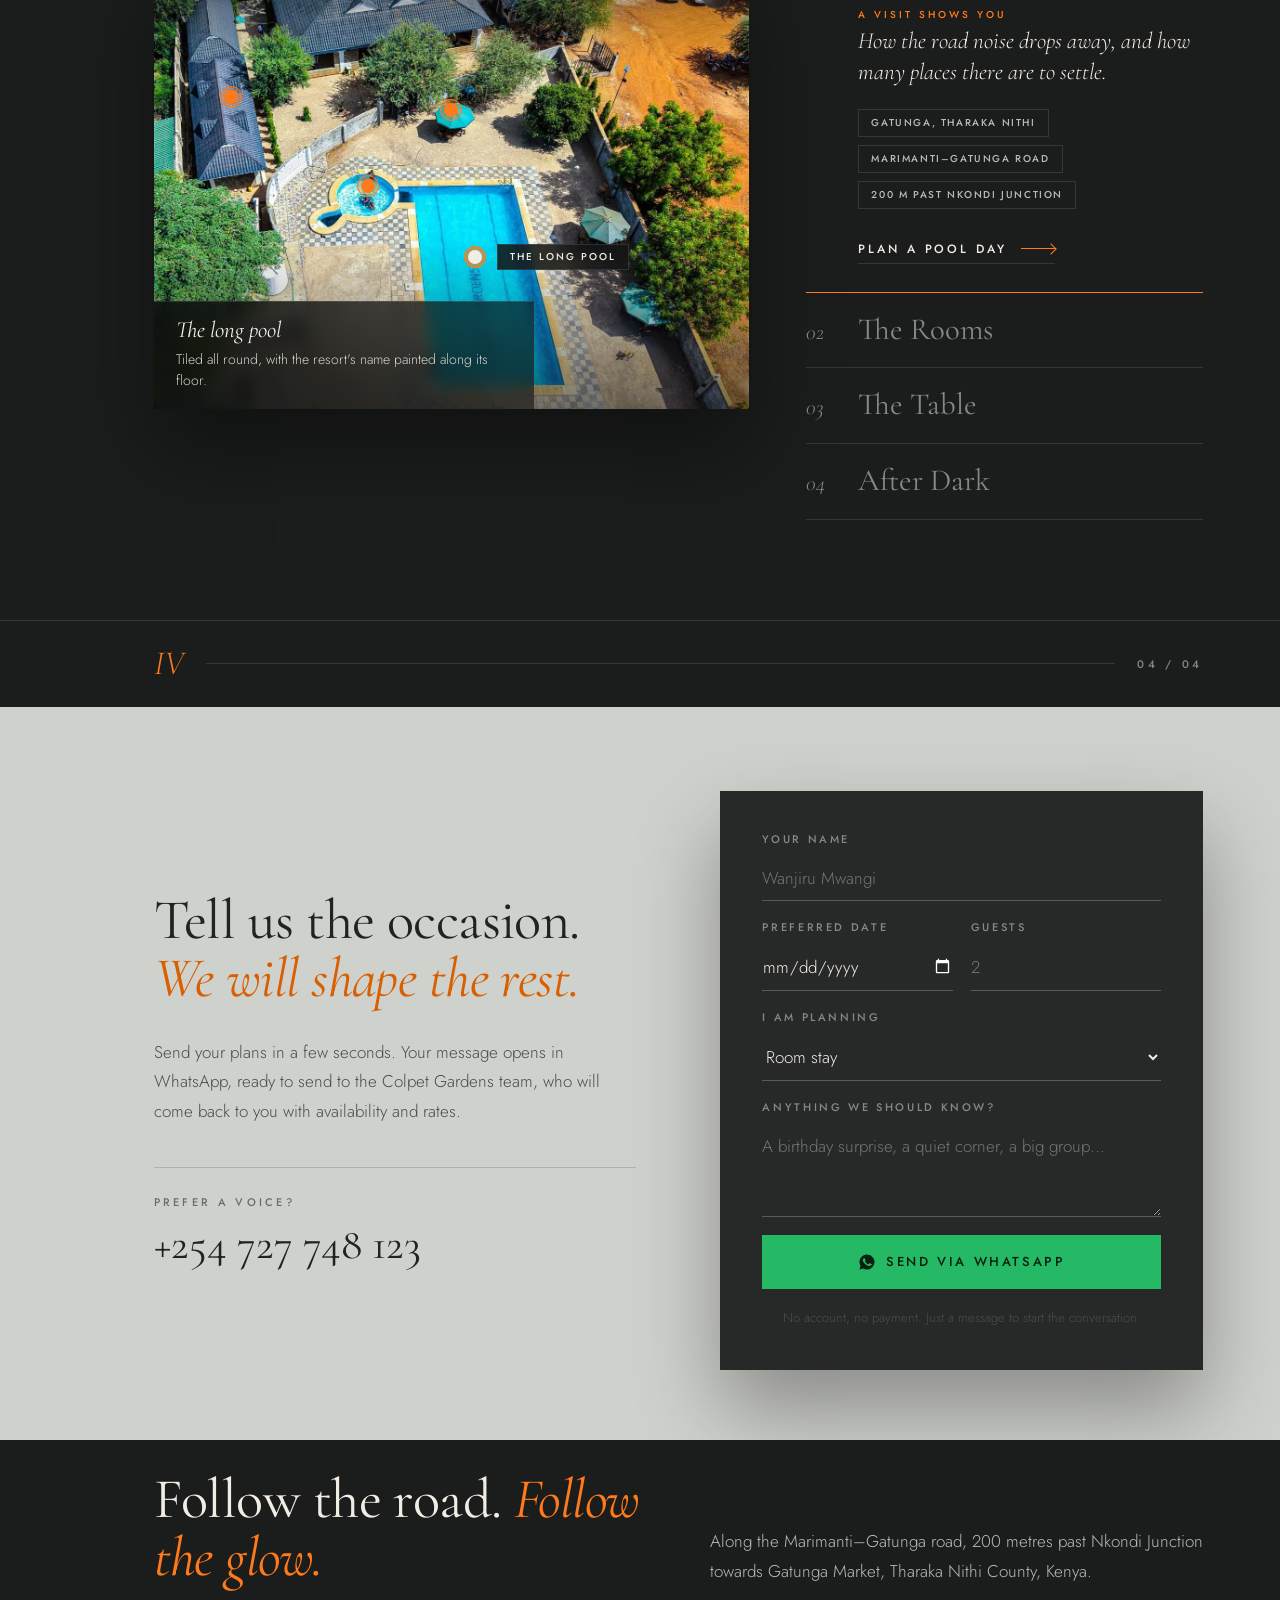
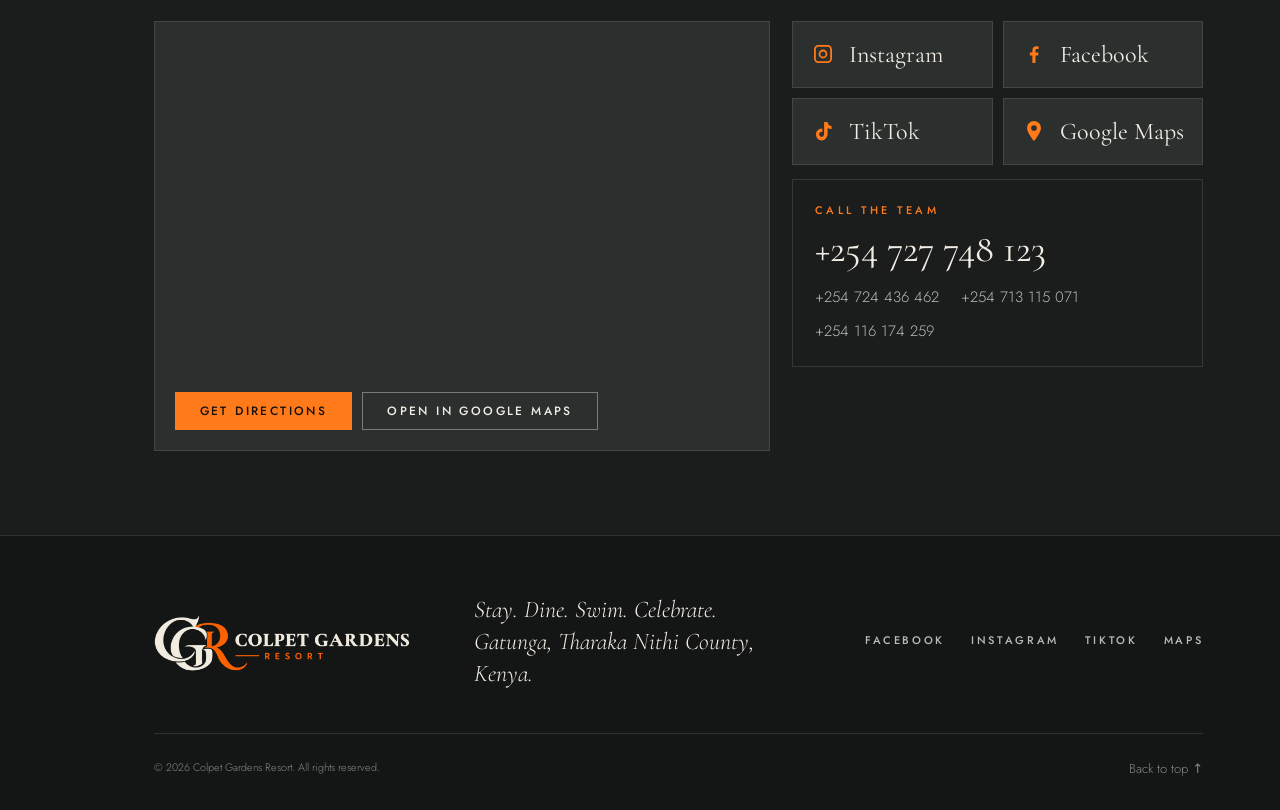
<file: Colpet-Gardens-main/index.html>
<!doctype html>
<html lang="en">
<head>
<meta charset="utf-8">
<meta name="viewport" content="width=device-width,initial-scale=1">
<title>Colpet Gardens Resort | Gatunga, Tharaka Nithi</title>
<meta name="description" content="Where the Tharaka sun slows down. Rooms, a glowing pool, a kitchen with a heartbeat and nights worth staying up for, at Colpet Gardens Resort, Gatunga.">
<meta name="theme-color" content="#1b1d1c">
<meta name="robots" content="index,follow">
<meta property="og:type" content="website">
<meta property="og:locale" content="en_KE">
<meta name="twitter:card" content="summary_large_image">
<link rel="apple-touch-icon" href="assets/apple-touch-icon.png">
<script type="application/ld+json">{"@context":"https://schema.org","@type":"Resort","name":"Colpet Gardens Resort","description":"Rooms, a pool, a restaurant and bar, and event space in Gatunga, Tharaka Nithi County, Kenya.","telephone":"+254727748123","image":"assets/photo-02.webp","address":{"@type":"PostalAddress","addressLocality":"Gatunga","addressRegion":"Tharaka Nithi","addressCountry":"KE"},"sameAs":["https://web.facebook.com/p/Colpet-Gardens-Resort-61567460832108/","https://www.instagram.com/colpetgardens_/","https://www.tiktok.com/@colpetgardens_"]}</script>
<meta property="og:title" content="Colpet Gardens Resort — Where the Tharaka sun slows down">
<meta property="og:description" content="Rooms, pool, table and celebrations in Gatunga, Tharaka Nithi County.">
<meta property="og:image" content="assets/photo-02.webp"><!-- after hosting: use full https://yourdomain/assets/photo-02.webp -->
<link rel="icon" href="favicon.ico" sizes="32x32">
<link rel="icon" type="image/png" sizes="48x48" href="assets/favicon-48.png">
<link rel="icon" type="image/png" sizes="512x512" href="assets/icon-512.png">
<link rel="preconnect" href="https://fonts.googleapis.com">
<link rel="preconnect" href="https://fonts.gstatic.com" crossorigin>
<link href="https://fonts.googleapis.com/css2?family=Cormorant+Garamond:ital,wght@0,300;0,400;0,500;0,600;1,300;1,400;1,500&family=Jost:wght@300;400;500;600&display=swap" rel="stylesheet">
<link rel="stylesheet" href="style.css?v=3">
</head>
<body>

<!-- Opening curtain -->
<div class="curtain" id="curtain" aria-hidden="true">
  <img src="assets/logo-light.png" alt="">
  <span class="curtain-line"></span>
</div>
<div class="progress" id="progress" aria-hidden="true"></div>
<div class="cursor-glow" id="glow" aria-hidden="true"></div>

<header id="header">
  <a class="brand" href="#home" aria-label="Colpet Gardens Resort, home"><img src="assets/logo-light.png" alt="Colpet Gardens Resort"></a>
  <nav id="nav" aria-label="Main">
    <a href="#c1" data-n="I" aria-label="Part one">I</a>
    <a href="#c2" data-n="II" aria-label="Part two">II</a>
    <a href="#c3" data-n="III" aria-label="Part three">III</a>
    <a href="#c4" data-n="IV" aria-label="Part four">IV</a>
    <a class="btn btn-sm" href="#reserve">Reserve</a>
  </nav>
  <button class="menu" id="menu" aria-expanded="false" aria-controls="nav"><span></span><span></span><b class="sr">Menu</b></button>
</header>

<aside class="rail" aria-label="Follow Colpet Gardens">
  <span>Follow</span>
  <a data-social="facebook" target="_blank" rel="noopener" aria-label="Colpet Gardens on Facebook"><svg viewBox="0 0 24 24"><path d="M13.5 21v-7.5h2.6l.4-3h-3V8.6c0-.9.3-1.5 1.5-1.5h1.6V4.4c-.3 0-1.2-.1-2.3-.1-2.3 0-3.9 1.4-3.9 4v2.2H7.8v3h2.6V21z"/></svg></a>
  <a data-social="instagram" target="_blank" rel="noopener" aria-label="Colpet Gardens on Instagram"><svg viewBox="0 0 24 24"><path d="M7.5 3h9A4.5 4.5 0 0 1 21 7.5v9a4.5 4.5 0 0 1-4.5 4.5h-9A4.5 4.5 0 0 1 3 16.5v-9A4.5 4.5 0 0 1 7.5 3zm0 1.8A2.7 2.7 0 0 0 4.8 7.5v9a2.7 2.7 0 0 0 2.7 2.7h9a2.7 2.7 0 0 0 2.7-2.7v-9a2.7 2.7 0 0 0-2.7-2.7zM12 7.6a4.4 4.4 0 1 1 0 8.8 4.4 4.4 0 0 1 0-8.8zm0 1.8a2.6 2.6 0 1 0 0 5.2 2.6 2.6 0 0 0 0-5.2zm4.6-2.9a1 1 0 1 1 0 2 1 1 0 0 1 0-2z"/></svg></a>
  <a data-social="tiktok" target="_blank" rel="noopener" aria-label="Colpet Gardens on TikTok"><svg viewBox="0 0 24 24"><path d="M16.6 3c.3 2.4 1.7 3.9 4 4.1v2.9c-1.4.1-2.6-.3-4-1.1v5.6c0 7-7.6 9.2-10.7 4.2-2-3.3-.8-8.9 5.5-9.1v3.1c-.5.1-1 .2-1.4.4-1.3.4-2 1.2-1.8 2.6.4 2.7 5.300 3.500 4.900-1.800V3z"/></svg></a>
  <a data-map="place" target="_blank" rel="noopener" aria-label="Colpet Gardens on Google Maps"><svg viewBox="0 0 24 24"><path d="M12 2a7 7 0 0 1 7 7c0 4.800-7 13-7 13S5 13.800 5 9a7 7 0 0 1 7-7zm0 4.200a2.800 2.800 0 1 0 0 5.600 2.800 2.800 0 0 0 0-5.600z"/></svg></a>
  <i></i>
</aside>

<main>

<div class="chapter" id="c1">
<!-- ================= HERO ================= -->
<section class="hero" id="home">
  <!-- Slideshow: every <img class="hero-slide"> below is a slide, shown in this order.
       To add a photo, copy a line and change src and alt. --pos is the part of the photo kept in
       view on desktop, --pos-m on phones (x% y%). Timing is set by heroSlideMs in site-config.js.
       Only the first slide should carry class "is-active". -->
  <div class="hero-media" id="heroSlides">
    <img class="hero-slide is-active" src="assets/hero-01.webp" alt="Colpet Gardens from above: the pool and guest rooms among green trees, with hills in the distance" fetchpriority="high" decoding="async" style="--pos:center 52%;--pos-m:70% 50%">
    <img class="hero-slide" src="assets/hero-02.webp" alt="The resort seen from the air: tiled roofs, the turquoise pool and tree-lined gardens" fetchpriority="low" decoding="async" aria-hidden="true" style="--pos:center 58%;--pos-m:72% 55%">
    <img class="hero-slide" src="assets/hero-03.webp" alt="The long pool glowing green at dusk" fetchpriority="low" decoding="async" aria-hidden="true" style="--pos:center 62%;--pos-m:35% 60%">
    <img class="hero-slide" src="assets/hero-04.webp" alt="The pool and round splash pool lit blue after dark" fetchpriority="low" decoding="async" aria-hidden="true" style="--pos:center 60%;--pos-m:30% 55%">
  </div>
  <div class="hero-shade"></div>
  <div class="hero-inner">
    <p class="eyebrow reveal">Gatunga · Tharaka Nithi · Kenya</p>
    <h1 class="split">Where the Tharaka sun <em>slows down.</em></h1>
    <p class="lede reveal">A pool the colour of a held breath, rooms that hush the day, and a kitchen that gives people a reason to linger. Welcome to the pause you have been promising yourself.</p>
    <div class="actions reveal">
      <a class="btn" href="#reserve">Begin your stay</a>
      <a class="btn btn-ghost" href="#gallery">Wander the grounds</a>
    </div>
  </div>
  <a class="scroll-cue" href="#about" aria-label="Scroll to the story"><span>Scroll</span><i></i></a>
  <div class="hero-dots" id="heroDots" role="group" aria-label="Hero photo slideshow"></div>
  <div class="hero-foot"><span>Stay</span><span>Dine</span><span>Swim</span><span>Celebrate</span></div>
</section>

<!-- ================= MARQUEE ================= -->
<div class="marquee" aria-hidden="true">
  <div class="marquee-track">
    <span>Unhurried mornings</span><b>✦</b><span>Water that glows</span><b>✦</b><span>Long tables</span><b>✦</b><span>Good company</span><b>✦</b><span>Slow evenings</span><b>✦</b><span>Gardens in bloom</span><b>✦</b>
    <span>Unhurried mornings</span><b>✦</b><span>Water that glows</span><b>✦</b><span>Long tables</span><b>✦</b><span>Good company</span><b>✦</b><span>Slow evenings</span><b>✦</b><span>Gardens in bloom</span><b>✦</b>
  </div>
</div>

<!-- ================= STORY ================= -->
<section class="section about" id="about">
  <div class="about-art">
    <figure class="art-a" data-parallax="0.08"><img src="assets/photo-22.webp" alt="Colpet Gardens pool in the daylight" loading="lazy"></figure>
    <figure class="art-b" data-parallax="-0.1"><img src="assets/photo-10.webp" alt="Fountains playing over the pool after dark" loading="lazy"></figure>
    <p class="art-note">By day, a mirror.<br><em>By night, a lantern.</em></p>
  </div>
  <div class="about-copy">
    <h2 class="reveal">Some places are visited. <em>Some are remembered.</em></h2>
    <p class="reveal">Tucked along the Marimanti–Gatunga road, Colpet Gardens is a green exhale in the middle of the Tharaka plains. Come for lunch and find yourself still here when the fountains wake up. Come for one night and leave counting the next.</p>
    <p class="reveal">We built it for the in-between moments: the slow coffee, the first dive of the afternoon, the laughter that outlasts the last plate. Whether you arrive alone, with family or with a whole crowd of your favourite people, there is a corner here that quietly becomes yours.</p>
    <a class="link-arrow reveal" href="#map">Find your way here <i></i></a>
  </div>
</section>

</div>

<div class="chapter" id="c2">
<div class="chapter-mark" aria-hidden="true"><span>II</span><i></i><b>02 / 04</b></div>
<!-- ================= ROOMS ================= -->
<section class="section stay" id="stay">
  <div class="stay-head">
    <h2 class="reveal">Sleep the way <em>holidays promised.</em></h2>
  </div>
  <div class="stay-stage">
    <div class="stay-photo" data-parallax-img>
      <img src="assets/photo-01.webp" alt="A guest room with twin beds draped in soft mosquito nets" loading="lazy">
      <img src="assets/photo-13.webp" alt="A guest room bathed in blue ceiling light" loading="lazy" class="stay-alt">
    </div>
    <div class="stay-card reveal">
      <span class="tag">Guest Rooms</span>
      <h3>Soft nets. Cool linen. <em>Deep, easy sleep.</em></h3>
      <p>Draped canopies, warm walls and a light that melts from day to dusk. Every room is a small sanctuary, made for the kind of rest that makes tomorrow feel kinder.</p>
      <ul class="ticks">
        <li>Canopied beds, dressed for rest</li>
        <li>En-suite bathrooms</li>
        <li>Perfect for overnight stops and long weekends</li>
      </ul>
      <a class="btn" href="#reserve" data-interest="Room stay">Ask about a room</a>
    </div>
  </div>
</section>

<!-- ================= EXPERIENCES ================= -->
<section class="section exp" id="experiences">
  <div class="exp-head">
    <h2 class="reveal">Four ways to <em>lose track of time.</em></h2>
  </div>
  <div class="panels" id="panels">
    <article class="panel active" tabindex="0">
      <img src="assets/photo-22.webp" alt="The pool and poolside seating" loading="lazy">
      <div class="panel-body">
        <span class="num">I</span>
        <h3>The Pool</h3>
        <p>Turquoise by day, electric blue by night. Fountains, loungers and a long, lazy afternoon.</p>
        <a class="link-arrow" href="#reserve" data-interest="Pool day">Plan a swim <i></i></a>
      </div>
    </article>
    <article class="panel" tabindex="0">
      <img src="assets/photo-15.webp" alt="The restaurant: tables, red and green chairs, wide windows" loading="lazy">
      <div class="panel-body">
        <span class="num">II</span>
        <h3>The Table</h3>
        <p>Fresh from the flame and fire of our kitchen. Meals made for sharing, and for staying put.</p>
        <a class="link-arrow" href="#reserve" data-interest="Table / dining">Save a seat <i></i></a>
      </div>
    </article>
    <article class="panel" tabindex="0">
      <img src="assets/photo-09.webp" alt="Shelves of bottles behind the bar" loading="lazy">
      <div class="panel-body">
        <span class="num">III</span>
        <h3>The Bar</h3>
        <p>A glowing wall of spirits, wines and cold things. The hour after sunset has its own soundtrack.</p>
        <a class="link-arrow" href="#reserve" data-interest="Evening at the bar">Join the evening <i></i></a>
      </div>
    </article>
    <article class="panel" tabindex="0">
      <img src="assets/photo-12.webp" alt="A softly lit room, ready for guests" loading="lazy">
      <div class="panel-body">
        <span class="num">IV</span>
        <h3>The Occasion</h3>
        <p>Birthdays, reunions, meetings that deserve a better view. Indoors or beneath the open sky, we set the stage.</p>
        <a class="link-arrow" href="#reserve" data-interest="Event / celebration">Host with us <i></i></a>
      </div>
    </article>
  </div>
</section>

</div>

<div class="chapter" id="c3">
<div class="chapter-mark" aria-hidden="true"><span>III</span><i></i><b>03 / 04</b></div>
<!-- ================= NIGHT ================= -->
<section class="night" id="night">
  <img src="assets/photo-11.webp" alt="The pool glowing blue after sunset" loading="lazy" data-parallax-bg>
  <div class="night-shade"></div>
  <div class="night-inner">
    <p class="eyebrow reveal">After Dark</p>
    <h2 class="reveal">When the sun leaves, <em>the water lights up.</em></h2>
    <p class="reveal">Order something cold. Let the fountains do the talking. The night at Colpet Gardens does not rush anyone home.</p>
    <a class="btn" href="#reserve" data-interest="Evening visit">Claim your evening</a>
  </div>
</section>

<!-- ================= KITCHEN / PEOPLE ================= -->
<section class="section people" id="people">
  <div class="people-copy">
    <p class="eyebrow reveal">Behind the Hospitality</p>
    <h2 class="reveal">Great stays are built by <em>great hands.</em></h2>
    <p class="reveal">Before the first guest arrives, the kitchen is already alive: flames up, pots singing, aprons crisp. Our team is the warmth you feel at the door and the reason you come back.</p>
  </div>
  <div class="people-art">
    <figure data-parallax="0.06"><img src="assets/photo-21.webp" alt="Our kitchen team at work over the stove" loading="lazy"></figure>
    <figure data-parallax="-0.08"><img src="assets/photo-20.webp" alt="A Colpet Gardens team member in uniform" loading="lazy"></figure>
  </div>
</section>

<!-- ================= GALLERY: FOUR FRAMES ================= -->
<section class="section gallery" id="gallery">
  <div class="gallery-head">
    <h2 class="reveal">A picture tells you. <em>A visit shows you.</em></h2>
    <p class="gallery-sub reveal">Four corners of the resort. Tap the glowing points on each photo to read what a picture cannot say.</p>
  </div>

  <!-- Each <figure class="frame"> is one photo with its hotspots (--x / --y are the position in %, data-t / data-d the title and text).
       Each <li class="fl"> on the right is the matching note. Keep both lists in the same order. -->
  <div class="frames reveal" id="frames">
    <div class="stage-wrap">
      <div class="stage">
        <figure class="frame is-active">
          <img src="assets/photo-02.webp" alt="The resort from above: tiled-roof guest blocks, a long pool with a round splash pool, and tables under umbrellas among trees" loading="lazy" decoding="async">
          <button type="button" class="pin" style="--x:54%;--y:66%;--k:0" data-t="The long pool" data-d="Tiled all round, with the resort's name painted along its floor."><i></i><span>The long pool</span></button>
          <button type="button" class="pin" style="--x:36%;--y:50%;--k:1" data-t="The round splash pool" data-d="A smaller round pool set right beside the long one."><i></i><span>Splash pool</span></button>
          <button type="button" class="pin" style="--x:13%;--y:30%;--k:2" data-t="Guest blocks" data-d="Tiled-roof blocks tucked among the trees, a short walk from the water."><i></i><span>Guest blocks</span></button>
          <button type="button" class="pin" style="--x:50%;--y:33%;--k:3" data-t="Shade and seating" data-d="Umbrellas and tables on the paving around the pool."><i></i><span>Shade</span></button>
        </figure>
        <figure class="frame" inert>
          <img src="assets/photo-12.webp" alt="A guest room with two beds in white linen, draped canopies and a blue-lit ceiling" loading="lazy" decoding="async">
          <button type="button" class="pin l" style="--x:84%;--y:28%;--k:0" data-t="Draped canopy" data-d="Soft nets hang over the bed for a calm, cocooned night."><i></i><span>Canopy</span></button>
          <button type="button" class="pin" style="--x:62%;--y:9%;--k:1" data-t="Ceiling glow" data-d="A ring of blue light comes on above the room after dark."><i></i><span>Ceiling glow</span></button>
          <button type="button" class="pin" style="--x:30%;--y:63%;--k:2" data-t="Two beds, one room" data-d="Dressed in crisp white linen, easy for friends or family sharing."><i></i><span>Two beds</span></button>
        </figure>
        <figure class="frame" inert>
          <img src="assets/photo-15.webp" alt="The dining room: tall windows, wall-mounted screens and round and high tables with red and green chairs" loading="lazy" decoding="async">
          <button type="button" class="pin" style="--x:13%;--y:26%;--k:0" data-t="Garden windows" data-d="Tall windows bring the green outside in while you eat."><i></i><span>Windows</span></button>
          <button type="button" class="pin l" style="--x:70%;--y:24%;--k:1" data-t="Wall screens" data-d="Screens are mounted on the walls, for watching together."><i></i><span>Screens</span></button>
          <button type="button" class="pin" style="--x:36%;--y:52%;--k:2" data-t="A table for every group" data-d="Round tables and high tables, enough for a couple or a crowd."><i></i><span>Tables</span></button>
        </figure>
        <figure class="frame" inert>
          <img src="assets/photo-10.webp" alt="Fountains arcing over the pool at night, the water lit teal with red reflections" loading="lazy" decoding="async">
          <button type="button" class="pin l" style="--x:80%;--y:40%;--k:0" data-t="The fountains" data-d="Jets arc over the water once the lights come up."><i></i><span>Fountains</span></button>
          <button type="button" class="pin" style="--x:56%;--y:66%;--k:1" data-t="Water that glows" data-d="The pool lights change colour, from teal to blue to green."><i></i><span>Pool lights</span></button>
          <button type="button" class="pin l" style="--x:90%;--y:52%;--k:2" data-t="Poolside pavilion" data-d="A low building with warm lights, right beside the water."><i></i><span>Pavilion</span></button>
        </figure>
        <div class="stage-top">
          <span class="frames-count" id="framesCount">01 / 04</span>
          <button type="button" class="frames-pause" id="framesPause"></button>
        </div>
      </div>
      <div class="hud" id="hud" aria-live="polite"><b></b><p></p></div>
    </div>

    <ol class="fl-list">
      <li class="fl is-active">
        <button type="button" class="fl-head" aria-expanded="true" aria-controls="fl-0"><span class="fl-n">01</span><span class="fl-t">The Grounds</span></button>
        <div class="fl-body" id="fl-0"><div class="fl-clip"><div class="fl-in">
          <p class="fl-line"><small>The picture tells you</small><span>Tiled roofs, a long pool, a round splash pool and a ring of trees.</span></p>
          <p class="fl-line visit"><small>A visit shows you</small><span>How the road noise drops away, and how many places there are to settle.</span></p>
          <ul class="chips"><li>Gatunga, Tharaka Nithi</li><li>Marimanti–Gatunga road</li><li>200 m past Nkondi Junction</li></ul>
          <a class="link-arrow" href="#reserve" data-interest="Pool day">Plan a pool day <i></i></a>
        </div></div></div>
        <span class="fl-bar"></span>
      </li>
      <li class="fl">
        <button type="button" class="fl-head" aria-expanded="false" aria-controls="fl-1"><span class="fl-n">02</span><span class="fl-t">The Rooms</span></button>
        <div class="fl-body" id="fl-1"><div class="fl-clip"><div class="fl-in">
          <p class="fl-line"><small>The picture tells you</small><span>Two beds under draped canopies, warm walls and a blue-lit ceiling.</span></p>
          <p class="fl-line visit"><small>A visit shows you</small><span>How the room settles as warm daylight turns to a soft blue glow.</span></p>
          <ul class="chips"><li>Canopied beds</li><li>En-suite bathrooms</li><li>Overnight or long weekend</li></ul>
          <a class="link-arrow" href="#reserve" data-interest="Room stay">Ask about a room <i></i></a>
        </div></div></div>
        <span class="fl-bar"></span>
      </li>
      <li class="fl">
        <button type="button" class="fl-head" aria-expanded="false" aria-controls="fl-2"><span class="fl-n">03</span><span class="fl-t">The Table</span></button>
        <div class="fl-body" id="fl-2"><div class="fl-clip"><div class="fl-in">
          <p class="fl-line"><small>The picture tells you</small><span>A bright hall, tall windows and tables of every size.</span></p>
          <p class="fl-line visit"><small>A visit shows you</small><span>A kitchen already alive before the first guest sits down, and a table nobody hurries you from.</span></p>
          <ul class="chips"><li>Lunch visits welcome</li><li>Groups and celebrations</li><li>Fresh from the kitchen</li></ul>
          <a class="link-arrow" href="#reserve" data-interest="Table / dining">Save a seat <i></i></a>
        </div></div></div>
        <span class="fl-bar"></span>
      </li>
      <li class="fl">
        <button type="button" class="fl-head" aria-expanded="false" aria-controls="fl-3"><span class="fl-n">04</span><span class="fl-t">After Dark</span></button>
        <div class="fl-body" id="fl-3"><div class="fl-clip"><div class="fl-in">
          <p class="fl-line"><small>The picture tells you</small><span>Fountains arcing over a lit pool, colour spilling across the surface.</span></p>
          <p class="fl-line visit"><small>A visit shows you</small><span>Order something cold, let the fountains do the talking, and stay as long as you like.</span></p>
          <ul class="chips"><li>Fountains</li><li>Pool lighting</li><li>Evening visits</li></ul>
          <a class="link-arrow" href="#reserve" data-interest="Evening visit">Claim your evening <i></i></a>
        </div></div></div>
        <span class="fl-bar"></span>
      </li>
    </ol>
  </div>
</section>

</div>

<div class="chapter" id="c4">
<div class="chapter-mark" aria-hidden="true"><span>IV</span><i></i><b>04 / 04</b></div>
<!-- ================= RESERVE ================= -->
<section class="section reserve" id="reserve">
  <div class="reserve-copy">
    <h2 class="reveal">Tell us the occasion. <em>We will shape the rest.</em></h2>
    <p class="reveal">Send your plans in a few seconds. Your message opens in WhatsApp, ready to send to the Colpet Gardens team, who will come back to you with availability and rates.</p>
    <div class="direct reveal">
      <span>Prefer a voice?</span>
      <a href="tel:+254727748123">+254 727 748 123</a>
    </div>
  </div>
  <form class="reserve-form reveal" id="reserveForm" novalidate>
    <label>Your name<input name="name" type="text" placeholder="Wanjiru Mwangi" autocomplete="name" required></label>
    <div class="row">
      <label>Preferred date<input name="date" type="date"></label>
      <label>Guests<input name="guests" type="number" min="1" max="500" placeholder="2"></label>
    </div>
    <label>I am planning
      <select name="interest" id="interest">
        <option>Room stay</option>
        <option>Pool day</option>
        <option>Table / dining</option>
        <option>Evening at the bar</option>
        <option>Event / celebration</option>
        <option>Evening visit</option>
        <option>Something else</option>
      </select>
    </label>
    <label>Anything we should know?<textarea name="note" rows="3" placeholder="A birthday surprise, a quiet corner, a big group…"></textarea></label>
    <button class="btn btn-wa" type="submit"><svg viewBox="0 0 24 24"><path d="M12 2a10 10 0 0 0-8.6 15.100L2 22l5-1.300A10 10 0 1 0 12 2zm5.300 14.100c-.2.600-1.300 1.200-1.800 1.200-.5.100-1 .2-3.300-.7-2.800-1.200-4.600-4-4.700-4.200-.1-.2-1.100-1.500-1.100-2.800s.7-2 1-2.200c.2-.3.500-.3.700-.3h.5c.2 0 .4 0 .6.500l.8 2c.1.200.1.400 0 .5l-.4.600c-.2.200-.3.400-.1.700.2.300.8 1.300 1.700 2.100 1.200 1 2.100 1.300 2.400 1.500.3.100.5.100.7-.1l.9-1.100c.2-.3.400-.2.700-.1l1.900.9c.3.100.5.200.5.400.1.100.1.700-.1 1.300z"/></svg>Send via WhatsApp</button>
    <p class="form-note">No account, no payment. Just a message to start the conversation.</p>
  </form>
</section>

<!-- ================= CONNECT ================= -->
<section class="section connect" id="connect">
  <div class="connect-head">
    <h2 class="reveal">Follow the road. <em>Follow the glow.</em></h2>
    <p class="reveal">Along the Marimanti–Gatunga road, 200 metres past Nkondi Junction towards Gatunga Market, Tharaka Nithi County, Kenya.</p>
  </div>
  <div class="connect-grid">
    <div class="map reveal" id="map">
      <iframe id="mapFrame" title="Colpet Gardens Resort on Google Maps" loading="lazy" referrerpolicy="no-referrer-when-downgrade" allowfullscreen></iframe>
      <div class="map-actions">
        <a class="btn btn-sm" data-map="directions" target="_blank" rel="noopener">Get directions</a>
        <a class="btn btn-sm btn-ghost" data-map="place" target="_blank" rel="noopener">Open in Google Maps</a>
      </div>
    </div>
    <div class="socials">
      <a class="social reveal" data-social="instagram" target="_blank" rel="noopener">
        <svg viewBox="0 0 24 24"><path d="M7.5 3h9A4.5 4.5 0 0 1 21 7.5v9a4.5 4.5 0 0 1-4.5 4.5h-9A4.5 4.5 0 0 1 3 16.5v-9A4.5 4.5 0 0 1 7.5 3zm0 1.8A2.7 2.7 0 0 0 4.8 7.5v9a2.7 2.7 0 0 0 2.7 2.7h9a2.7 2.7 0 0 0 2.7-2.700v-9a2.7 2.7 0 0 0-2.700-2.700zM12 7.600a4.400 4.400 0 1 1 0 8.800 4.400 4.400 0 0 1 0-8.800zm0 1.800a2.600 2.600 0 1 0 0 5.200 2.600 2.600 0 0 0 0-5.200z"/></svg>
        <span><b>Instagram</b><small>See the glow, in colour</small></span><i></i>
      </a>
      <a class="social reveal" data-social="facebook" target="_blank" rel="noopener">
        <svg viewBox="0 0 24 24"><path d="M13.500 21v-7.500h2.600l.4-3h-3V8.600c0-.9.3-1.500 1.500-1.500h1.600V4.400c-.3 0-1.200-.1-2.300-.1-2.300 0-3.900 1.400-3.900 4v2.200H7.800v3h2.600V21z"/></svg>
        <span><b>Facebook</b><small>News, events and updates</small></span><i></i>
      </a>
      <a class="social reveal" data-social="tiktok" target="_blank" rel="noopener">
        <svg viewBox="0 0 24 24"><path d="M16.600 3c.3 2.400 1.700 3.900 4 4.100v2.900c-1.400.1-2.600-.3-4-1.100v5.600c0 7-7.600 9.200-10.700 4.200-2-3.300-.8-8.900 5.500-9.100v3.100c-.5.100-1 .2-1.400.4-1.300.4-2 1.200-1.800 2.600.4 2.700 5.300 3.500 4.900-1.800V3z"/></svg>
        <span><b>TikTok</b><small>Moments worth replaying</small></span><i></i>
      </a>
      <a class="social reveal" data-map="place" target="_blank" rel="noopener">
        <svg viewBox="0 0 24 24"><path d="M12 2a7 7 0 0 1 7 7c0 4.800-7 13-7 13S5 13.800 5 9a7 7 0 0 1 7-7zm0 4.200a2.800 2.800 0 1 0 0 5.600 2.800 2.800 0 0 0 0-5.600z"/></svg>
        <span><b>Google Maps</b><small>Reviews, photos, directions</small></span><i></i>
      </a>
      <div class="phones reveal">
        <span>Call the team</span>
        <a href="tel:+254727748123">+254 727 748 123</a>
        <div><a href="tel:+254724436462">+254 724 436 462</a><a href="tel:+254713115071">+254 713 115 071</a><a href="tel:+254116174259">+254 116 174 259</a></div>
      </div>
    </div>
  </div>
</section>

</div>

</main>

<footer>
  <div class="foot-top">
    <img src="assets/logo-light.png" alt="Colpet Gardens Resort">
    <p>Stay. Dine. Swim. Celebrate.<br>Gatunga, Tharaka Nithi County, Kenya.</p>
    <div class="foot-social">
      <a data-social="facebook" target="_blank" rel="noopener">Facebook</a>
      <a data-social="instagram" target="_blank" rel="noopener">Instagram</a>
      <a data-social="tiktok" target="_blank" rel="noopener">TikTok</a>
      <a data-map="place" target="_blank" rel="noopener">Maps</a>
    </div>
  </div>
  <div class="foot-bot"><small>© <span id="year"></span> Colpet Gardens Resort. All rights reserved.</small><a href="#home">Back to top ↑</a></div>
</footer>

<script src="site-config.js?v=3"></script>
<script src="script.js?v=3"></script>
</body>
</html>
</file>
<file: style.css>
/* =========================================================
   COLPET GARDENS — Graphite & Ember
   Dark-grey surfaces where the old site was white,
   brand orange as the single bright accent.
   ========================================================= */
:root{
  --bg:#1b1d1c;          /* graphite */
  --bg-2:#222524;        /* raised graphite */
  --bg-3:#2b2f2d;        /* cards */
  --stone:#cfd1cc;       /* light grey surface (replaces white) */
  --stone-ink:#202322;
  --ivory:#f1ede4;       /* headline text */
  --text:#b9bcb6;        /* body text */
  --dim:#858983;
  --line:rgba(241,237,228,.12);
  --ember:#ff7a1a;       /* brand orange, lifted for dark UI */
  --ember-2:#d95f00;
  --pine:#0e4a33;        /* brand green, used sparingly */
  --serif:'Cormorant Garamond',Georgia,serif;
  --sans:'Jost',system-ui,sans-serif;
  --ease:cubic-bezier(.2,.7,.1,1);
}
*{box-sizing:border-box}
html{scroll-behavior:smooth;scroll-padding-top:80px}
body{margin:0;background:var(--bg);color:var(--text);font:300 17px/1.75 var(--sans);-webkit-font-smoothing:antialiased;overflow-x:hidden}
body.locked{overflow:hidden}
img{display:block;width:100%;height:100%;object-fit:cover}
a{color:inherit;text-decoration:none}
button{font:inherit;color:inherit;cursor:pointer}
h1,h2,h3,h4{font-family:var(--serif);font-weight:400;color:var(--ivory);margin:0;line-height:1.04;letter-spacing:-.01em}
h1{font-size:clamp(50px,8.2vw,128px)}
h2{font-size:clamp(38px,5.2vw,78px)}
h3{font-size:clamp(28px,3vw,42px)}
em{font-style:italic;color:var(--ember);font-weight:400}
p{margin:0 0 22px}
.sr{position:absolute;width:1px;height:1px;overflow:hidden;clip:rect(0 0 0 0)}
::selection{background:var(--ember);color:#111}

.eyebrow{font:500 12px/1 var(--sans);letter-spacing:.32em;text-transform:uppercase;color:var(--ember);margin-bottom:26px;display:flex;align-items:center;gap:16px}
.eyebrow:before{content:'';width:42px;height:1px;background:currentColor}

/* ---------- buttons & links ---------- */
.btn{display:inline-flex;align-items:center;justify-content:center;gap:10px;background:var(--ember);color:#17120d;padding:17px 34px;font:500 13px/1 var(--sans);letter-spacing:.2em;text-transform:uppercase;border:1px solid var(--ember);position:relative;overflow:hidden;transition:color .4s var(--ease),background .4s var(--ease),transform .4s var(--ease)}
.btn:hover{background:transparent;color:var(--ember);transform:translateY(-2px)}
.btn-sm{padding:12px 24px;font-size:12px}
.btn-ghost{background:transparent;color:var(--ivory);border-color:rgba(241,237,228,.4)}
.btn-ghost:hover{background:var(--ivory);color:#17120d;border-color:var(--ivory)}
.btn-wa{width:100%;background:#25b865;border-color:#25b865;color:#07200f}
.btn-wa:hover{background:transparent;color:#25b865}
.btn svg{width:18px;height:18px;fill:currentColor}
.link-arrow{display:inline-flex;align-items:center;gap:14px;font:500 12px/1 var(--sans);letter-spacing:.24em;text-transform:uppercase;color:var(--ivory);padding-bottom:8px;border-bottom:1px solid var(--line)}
.link-arrow i{width:34px;height:1px;background:var(--ember);position:relative;transition:width .4s var(--ease)}
.link-arrow i:after{content:'';position:absolute;right:0;top:-3px;width:7px;height:7px;border-top:1px solid var(--ember);border-right:1px solid var(--ember);transform:rotate(45deg)}
.link-arrow:hover i{width:56px}
.link-arrow:hover{border-color:var(--ember)}

/* ---------- intro curtain, progress, glow ---------- */
.curtain{position:fixed;inset:0;z-index:100;background:var(--bg);display:grid;place-content:center;justify-items:center;gap:26px;transition:transform 1s var(--ease) .2s,visibility 0s 1.3s}
.curtain img{width:min(380px,70vw);height:auto;animation:rise 1s var(--ease) both}
.curtain-line{width:0;height:1px;background:var(--ember);animation:grow 1s .3s var(--ease) forwards}
.curtain.done{transform:translateY(-100%);visibility:hidden}
@keyframes rise{from{opacity:0;transform:translateY(16px)}to{opacity:1;transform:none}}
@keyframes grow{to{width:160px}}
.progress{position:fixed;top:0;left:0;height:2px;width:0;background:linear-gradient(90deg,var(--ember-2),var(--ember));z-index:60}
.cursor-glow{position:fixed;width:520px;height:520px;margin:-260px 0 0 -260px;border-radius:50%;background:radial-gradient(circle,rgba(255,122,26,.07),transparent 65%);pointer-events:none;z-index:1;left:-999px;top:-999px;opacity:0;transition:opacity .6s}
@media(hover:none){.cursor-glow{display:none}}

/* ---------- header ---------- */
header{position:fixed;top:0;left:0;right:0;z-index:50;display:flex;align-items:center;justify-content:space-between;padding:22px 4.5%;transition:background .5s,padding .5s,backdrop-filter .5s,border-color .5s;border-bottom:1px solid transparent}
header.scrolled{background:rgba(27,29,28,.82);backdrop-filter:blur(16px);-webkit-backdrop-filter:blur(16px);padding:12px 4.5%;border-color:var(--line)}
.brand{display:block;width:230px;transition:width .5s}
.brand img{height:auto;aspect-ratio:1876/728;object-fit:contain}
header.scrolled .brand{width:170px}
nav{display:flex;align-items:center;gap:34px}
nav a:not(.btn){font:400 12px/1 var(--sans);letter-spacing:.22em;text-transform:uppercase;color:var(--ivory);position:relative;padding:8px 0}
nav a:not(.btn):before{content:none;display:none;position:absolute;left:50%;top:-10px;transform:translate(-50%,6px);font:italic 12px var(--serif);color:var(--ember);opacity:0;transition:.4s var(--ease)}
nav a:not(.btn):hover:before{opacity:1;transform:translate(-50%,0)}
nav a.on{color:var(--ember)}
.menu{display:none;background:none;border:0;width:44px;height:44px;position:relative}
.menu span{position:absolute;left:10px;right:10px;height:1px;background:var(--ivory);transition:.4s var(--ease)}
.menu span:nth-child(1){top:18px}.menu span:nth-child(2){top:26px}
.menu[aria-expanded=true] span:nth-child(1){top:22px;transform:rotate(45deg)}
.menu[aria-expanded=true] span:nth-child(2){top:22px;transform:rotate(-45deg)}

/* ---------- social rail ---------- */
.rail{position:fixed;left:22px;top:50%;transform:translateY(-50%);z-index:40;display:flex;flex-direction:column;align-items:center;gap:18px}
.rail span{writing-mode:vertical-rl;transform:rotate(180deg);font:500 10px var(--sans);letter-spacing:.35em;text-transform:uppercase;color:var(--dim)}
.rail a{width:34px;height:34px;display:grid;place-items:center;border:1px solid var(--line);border-radius:50%;background:rgba(27,29,28,.5);backdrop-filter:blur(6px);transition:.4s var(--ease)}
.rail a svg{width:15px;height:15px;fill:var(--ivory);transition:.3s}
.rail a:hover{background:var(--ember);border-color:var(--ember);transform:scale(1.12)}
.rail a:hover svg{fill:#17120d}
.rail i{width:1px;height:50px;background:linear-gradient(var(--line),transparent)}

/* ---------- reveal ---------- */
.reveal{opacity:0;transform:translateY(34px);transition:opacity 1s var(--ease),transform 1s var(--ease);transition-delay:var(--d,0s)}
.reveal.in{opacity:1;transform:none}
.split .w{display:inline-block;overflow:hidden;vertical-align:top;padding-bottom:.12em;margin-bottom:-.12em}
.split .w>span{display:inline-block;transform:translateY(110%);transition:transform 1.1s var(--ease);transition-delay:calc(var(--i)*.07s + .9s)}
.split.in .w>span{transform:none}

/* ---------- hero ---------- */
.hero{position:relative;min-height:100svh;display:flex;align-items:center;isolation:isolate;overflow:hidden}
.hero-media{position:absolute;inset:-4%;z-index:-3;animation:ken 24s ease-in-out infinite alternate}
.hero-media img{object-position:center 55%;filter:saturate(.85) contrast(1.05)}
.hero-shade{position:absolute;inset:0;z-index:-2;background:linear-gradient(90deg,rgba(18,20,19,.94) 0%,rgba(18,20,19,.62) 45%,rgba(18,20,19,.25) 100%),linear-gradient(0deg,var(--bg) 0%,transparent 28%)}
@keyframes ken{from{transform:scale(1.02)}to{transform:scale(1.14) translate(-1.5%,-1%)}}
.hero-inner{padding:150px 0 130px 12%;max-width:1100px}
.hero h1 em{display:inline}
.lede{max-width:520px;font-size:19px;color:#d6d4cc;margin-top:34px}
.actions{display:flex;gap:16px;flex-wrap:wrap;margin-top:38px}
.scroll-cue{position:absolute;right:4.5%;bottom:110px;display:flex;flex-direction:column;align-items:center;gap:14px;font:500 10px var(--sans);letter-spacing:.35em;text-transform:uppercase;color:var(--ivory)}
.scroll-cue span{writing-mode:vertical-rl}
.scroll-cue i{width:1px;height:70px;background:var(--line);position:relative;overflow:hidden}
.scroll-cue i:after{content:'';position:absolute;left:0;top:-40%;width:1px;height:40%;background:var(--ember);animation:drip 2.2s ease-in-out infinite}
@keyframes drip{to{top:100%}}
.hero-foot{position:absolute;left:12%;right:4.5%;bottom:34px;display:flex;gap:44px;padding-top:22px;border-top:1px solid var(--line);font:500 11px var(--sans);letter-spacing:.38em;text-transform:uppercase;color:var(--ivory)}
.hero-foot span:before{content:'◆';color:var(--ember);margin-right:14px;font-size:8px;vertical-align:2px}

/* ---------- marquee ---------- */
.marquee{overflow:hidden;border-block:1px solid var(--line);background:var(--bg-2);padding:26px 0}
.marquee-track{display:flex;gap:44px;width:max-content;animation:slide 48s linear infinite;align-items:center;white-space:nowrap}
.marquee span{font:italic 300 clamp(26px,3vw,40px) var(--serif);color:var(--ivory)}
.marquee b{color:var(--ember);font-size:14px}
@keyframes slide{to{transform:translateX(-50%)}}

/* ---------- sections ---------- */
.section{position:relative;padding:150px 0 150px 12%;padding-right:6%}
.section:before{content:'';position:absolute;inset:0;z-index:-1}

/* story */
.about{display:grid;grid-template-columns:1.05fr 1fr;gap:9%;align-items:center}
.about-art{position:relative;height:640px}
.about-art figure{margin:0;position:absolute;overflow:hidden}
.art-a{left:0;top:0;width:76%;height:440px}
.art-b{right:0;bottom:0;width:56%;height:320px;border:10px solid var(--bg);box-shadow:0 30px 60px #0008}
.art-note{position:absolute;left:0;bottom:12px;font:300 clamp(24px,2.4vw,34px)/1.2 var(--serif);color:var(--ivory);margin:0}
.art-note em{color:var(--ember)}
.about h2{margin-bottom:34px}
.pillars{display:grid;grid-template-columns:repeat(4,1fr);gap:0;margin:40px 0 44px;border-top:1px solid var(--line);border-bottom:1px solid var(--line)}
.pillars div{padding:22px 0 22px 18px;border-left:1px solid var(--line)}
.pillars div:first-child{border-left:0;padding-left:0}
.pillars span{font:italic 14px var(--serif);color:var(--ember)}
.pillars h4{font-size:26px;margin-top:4px}

/* rooms (light grey stone section, replaces old white) */
.stay{background:var(--stone);color:#4a4e4b;padding-left:0;padding-right:0}
.stay h2,.stay h3{color:var(--stone-ink)}
.stay em{color:var(--ember-2)}
.stay .eyebrow{color:var(--ember-2)}
.stay-head{padding:0 6% 60px 12%}
.stay-stage{display:grid;grid-template-columns:1.25fr 1fr;align-items:center;position:relative}
.stay-photo{height:640px;position:relative;overflow:hidden}
.stay-photo img{position:absolute;inset:0;transition:opacity 1.4s,transform 8s linear}
.stay-alt{opacity:0;animation:crossfade 10s infinite}
@keyframes crossfade{0%,40%{opacity:0}50%,90%{opacity:1}100%{opacity:0}}
.stay-photo img:first-child{animation:ken 14s ease-in-out infinite alternate}
.stay-card{background:#2a2d2b;color:var(--text);padding:64px 56px;margin-left:-110px;position:relative;z-index:2;box-shadow:0 40px 80px #0006}
.stay-card h3{margin:14px 0 24px;color:var(--ivory)}
.stay-card em{color:var(--ember)}
.tag{font:500 11px var(--sans);letter-spacing:.3em;text-transform:uppercase;color:var(--ember);border:1px solid rgba(255,122,26,.5);padding:8px 14px;display:inline-block}
.ticks{list-style:none;padding:0;margin:0 0 36px;border-top:1px solid var(--line)}
.ticks li{padding:13px 0 13px 28px;border-bottom:1px solid var(--line);position:relative;font-size:15px}
.ticks li:before{content:'◆';position:absolute;left:0;top:15px;color:var(--ember);font-size:9px}

/* experiences */
.exp{padding-right:0;background:var(--bg)}
.exp-head{margin-bottom:64px;padding-right:6%}
.panels{display:flex;gap:14px;height:640px;padding-right:4%}
.panel{position:relative;flex:1;overflow:hidden;cursor:pointer;transition:flex 1s var(--ease);outline-offset:4px;background:var(--bg-3)}
.panel.active{flex:4.6}
.panel img{position:absolute;inset:0;filter:grayscale(.7) brightness(.55);transition:filter 1s,transform 1.4s var(--ease)}
.panel.active img{filter:none;transform:scale(1.05)}
.panel:after{content:'';position:absolute;inset:0;background:linear-gradient(0deg,rgba(14,15,15,.92),transparent 60%)}
.panel-body{position:absolute;left:0;bottom:0;z-index:2;padding:36px;width:min(520px,100%)}
.num{font:italic 300 22px var(--serif);color:var(--ember);display:block;margin-bottom:6px}
.panel h3{white-space:nowrap}
.panel:not(.active) h3{position:absolute;bottom:36px;left:36px;transform-origin:left bottom;transform:rotate(-90deg) translate(0,0);transform-origin:0 100%;bottom:auto;top:calc(100% - 36px);left:42px;font-size:30px}
.panel:not(.active) .num{position:absolute;top:28px;left:34px}
.panel-body p,.panel-body .link-arrow{opacity:0;transform:translateY(16px);transition:.7s var(--ease);display:none}
.panel.active .panel-body p,.panel.active .panel-body .link-arrow{display:block;opacity:1;transform:none;transition-delay:.35s}
.panel.active .panel-body .link-arrow{display:inline-flex}

/* night */
.night{position:relative;min-height:90vh;display:grid;place-items:center;text-align:center;overflow:hidden;isolation:isolate;padding:140px 6%}
.night>img{position:absolute;inset:-10% 0;height:120%;z-index:-2}
.night-shade{position:absolute;inset:0;z-index:-1;background:radial-gradient(ellipse at center,rgba(14,16,17,.55),rgba(14,16,17,.9)),linear-gradient(0deg,var(--bg),transparent 25%,transparent 75%,var(--bg))}
.night-inner{max-width:820px}
.night .eyebrow{justify-content:center}
.night .eyebrow:after{content:'';width:42px;height:1px;background:currentColor}
.night h2{margin-bottom:30px}
.night p:not(.eyebrow){font-size:19px;color:#d0d0ca;margin-bottom:38px}

/* people */
.people{display:grid;grid-template-columns:1fr 1.1fr;gap:8%;align-items:center;background:var(--bg-2)}
.people-art{display:grid;grid-template-columns:1fr 1fr;gap:20px;align-items:start}
.people-art figure{margin:0;height:480px;overflow:hidden}
.people-art figure:last-child{margin-top:70px}
.people-art img{filter:saturate(.9) contrast(1.03)}

/* gallery */
.gallery-head{display:flex;justify-content:space-between;align-items:end;gap:40px;flex-wrap:wrap;margin-bottom:56px;padding-right:0}
.filters{display:flex;gap:8px;flex-wrap:wrap}
.filters button{background:none;border:1px solid var(--line);padding:11px 20px;font:500 11px var(--sans);letter-spacing:.2em;text-transform:uppercase;color:var(--text);transition:.35s}
.filters button:hover{border-color:var(--ember);color:var(--ivory)}
.filters .active{background:var(--ivory);color:#17120d;border-color:var(--ivory)}
.gallery-grid{columns:3;column-gap:16px}
.gallery-grid button{display:block;width:100%;margin:0 0 16px;padding:0;border:0;background:var(--bg-3);position:relative;overflow:hidden;break-inside:avoid;animation:pop .8s var(--ease) both}
@keyframes pop{from{opacity:0;transform:translateY(24px) scale(.98)}to{opacity:1;transform:none}}
.gallery-grid img{height:auto;aspect-ratio:var(--r,3/2);transition:transform 1.2s var(--ease),filter .6s;filter:saturate(.9)}
.gallery-grid button:hover img{transform:scale(1.07);filter:saturate(1.1)}
.gallery-grid span{position:absolute;inset:auto 0 0 0;padding:60px 20px 18px;background:linear-gradient(transparent,#000c);text-align:left;font:italic 22px var(--serif);color:var(--ivory);transform:translateY(100%);transition:transform .6s var(--ease)}
.gallery-grid button:hover span,.gallery-grid button:focus-visible span{transform:none}
.more{display:flex;margin:36px auto 0}

/* reserve (light grey stone) */
.reserve{display:grid;grid-template-columns:1fr 1fr;gap:8%;align-items:center;background:var(--stone);color:#4a4e4b}
.reserve h2{color:var(--stone-ink);margin-bottom:30px}
.reserve em{color:var(--ember-2)}
.reserve .eyebrow{color:var(--ember-2)}
.reserve p{color:#4a4e4b}
.direct{margin-top:40px;padding-top:26px;border-top:1px solid rgba(0,0,0,.15)}
.direct span{display:block;font:500 11px var(--sans);letter-spacing:.3em;text-transform:uppercase;color:#6b6f6c;margin-bottom:8px}
.direct a{font:400 clamp(30px,3.4vw,46px) var(--serif);color:var(--stone-ink)}
.direct a:hover{color:var(--ember-2)}
.reserve-form{background:#262928;padding:52px 48px;display:grid;gap:22px;box-shadow:0 40px 80px #0005}
.reserve-form label{display:grid;gap:9px;font:500 11px var(--sans);letter-spacing:.24em;text-transform:uppercase;color:var(--dim)}
.reserve-form .row{display:grid;grid-template-columns:1fr 1fr;gap:18px}
.reserve-form input,.reserve-form select,.reserve-form textarea{background:transparent;border:0;border-bottom:1px solid rgba(241,237,228,.25);color:var(--ivory);font:300 17px var(--sans);letter-spacing:0;text-transform:none;padding:10px 0;border-radius:0;outline:0;transition:border-color .3s;width:100%;color-scheme:dark}
.reserve-form select option{background:#262928}
.reserve-form input:focus,.reserve-form select:focus,.reserve-form textarea:focus{border-color:var(--ember)}
.reserve-form input.bad{border-color:#e5484d}
.reserve-form textarea{resize:vertical}
.form-note{margin:0;font-size:13px;color:var(--dim);text-align:center}

/* connect */
.connect{background:var(--bg)}
.connect-head{max-width:760px;margin-bottom:64px}
.connect-head h2{margin-bottom:26px}
.connect-grid{display:grid;grid-template-columns:1.3fr 1fr;gap:28px;align-items:stretch}
.map{position:relative;min-height:560px;background:var(--bg-3);border:1px solid var(--line)}
.map iframe{position:absolute;inset:0;width:100%;height:100%;border:0;filter:grayscale(1) invert(.9) contrast(.9) hue-rotate(180deg)}
.map-actions{position:absolute;left:20px;bottom:20px;display:flex;gap:10px;flex-wrap:wrap}
.socials{display:grid;gap:12px;align-content:start}
.social{display:flex;align-items:center;gap:20px;padding:22px 26px;background:var(--bg-3);border:1px solid var(--line);transition:.45s var(--ease);position:relative;overflow:hidden}
.social:before{content:'';position:absolute;inset:0;background:var(--ember);transform:translateX(-101%);transition:transform .55s var(--ease);z-index:0}
.social>*{position:relative;z-index:1}
.social svg{width:28px;height:28px;fill:var(--ember);flex-shrink:0;transition:.4s}
.social span{display:grid;line-height:1.3;flex:1}
.social b{font:400 28px var(--serif);color:var(--ivory);transition:.4s}
.social small{font-size:13px;color:var(--dim);transition:.4s}
.social i{width:28px;height:1px;background:var(--ivory);position:relative}
.social i:after{content:'';position:absolute;right:0;top:-3px;width:7px;height:7px;border-top:1px solid var(--ivory);border-right:1px solid var(--ivory);transform:rotate(45deg)}
.social:hover:before{transform:none}
.social:hover svg{fill:#17120d}
.social:hover b,.social:hover small{color:#17120d}
.social:hover i{background:#17120d}.social:hover i:after{border-color:#17120d}
.phones{margin-top:14px;padding:28px 26px;border:1px solid var(--line)}
.phones>span{display:block;font:500 11px var(--sans);letter-spacing:.3em;text-transform:uppercase;color:var(--ember);margin-bottom:8px}
.phones>a{font:400 clamp(28px,3vw,40px) var(--serif);color:var(--ivory)}
.phones div{display:flex;flex-wrap:wrap;gap:8px 22px;margin-top:12px;font-size:15px}
.phones a:hover{color:var(--ember)}

/* footer */
footer{background:#141615;padding:80px 6% 30px 12%;border-top:1px solid var(--line)}
.foot-top{display:grid;grid-template-columns:auto 1fr auto;gap:60px;align-items:center}
.foot-top img{width:260px;height:auto}
.foot-top p{margin:0;font:italic 300 24px/1.35 var(--serif);color:var(--ivory)}
.foot-social{display:flex;gap:26px;flex-wrap:wrap}
.foot-social a{font:500 11px var(--sans);letter-spacing:.24em;text-transform:uppercase;color:var(--text);border-bottom:1px solid transparent;padding-bottom:4px;transition:.3s}
.foot-social a:hover{color:var(--ember);border-color:var(--ember)}
.foot-bot{display:flex;justify-content:space-between;margin-top:60px;padding-top:24px;border-top:1px solid var(--line);font-size:13px;color:var(--dim)}
.foot-bot a:hover{color:var(--ember)}

/* lightbox */
dialog{border:0;padding:0;background:transparent;color:#fff;max-width:96vw;width:1180px;overflow:visible}
dialog::backdrop{background:rgba(10,11,11,.94);backdrop-filter:blur(8px)}
dialog figure{margin:0}
dialog img{height:78vh;object-fit:contain}
dialog figcaption{text-align:center;padding-top:16px;font:italic 24px var(--serif);color:var(--ivory)}
dialog button{position:absolute;background:rgba(27,29,28,.8);border:1px solid var(--line);color:#fff;width:50px;height:50px;font-size:28px;line-height:1;display:grid;place-items:center;transition:.3s}
dialog button:hover{background:var(--ember);color:#17120d;border-color:var(--ember)}
#close{right:0;top:-62px}#prev{left:8px;top:45%}#next{right:8px;top:45%}

a:focus-visible,button:focus-visible,input:focus-visible,select:focus-visible,textarea:focus-visible{outline:2px solid var(--ember);outline-offset:4px}
[hidden]{display:none!important}

/* ---------- responsive ---------- */
@media(max-width:1180px){
  nav{gap:22px}.brand{width:190px}
  .section{padding-left:8%;padding-right:8%}
  .hero-inner{padding-left:8%}.hero-foot{left:8%}
  .stay-head{padding-left:8%}
  footer{padding-left:8%}
  .stay-card{margin-left:-60px;padding:48px 38px}
}
@media(max-width:980px){
  .rail{display:none}
  .menu{display:block}
  nav{position:fixed;inset:0;background:rgba(20,22,21,.98);flex-direction:column;justify-content:center;gap:26px;transform:translateY(-100%);visibility:hidden;transition:transform .8s var(--ease),visibility 0s .8s}
  nav.open{transform:none;visibility:visible;transition:transform .8s var(--ease)}
  nav a:not(.btn){font:300 40px var(--serif);letter-spacing:0;text-transform:none}
  nav a:not(.btn):before{display:none}
  .menu{position:relative;z-index:2}
  .section{padding:100px 24px}
  .about,.people,.reserve,.connect-grid{grid-template-columns:1fr;gap:56px}
  .about-art{height:520px}.art-a{height:340px}.art-b{height:240px}
  .stay{padding:100px 0}.stay-head{padding:0 24px 40px}
  .stay-stage{grid-template-columns:1fr}
  .stay-photo{height:420px}
  .stay-card{margin:-60px 24px 0;padding:40px 28px}
  .panels{flex-direction:column;height:auto;padding-right:0}
  .panel{flex:none;height:92px;transition:height .9s var(--ease)}
  .panel.active{height:480px}
  .panel:not(.active) h3{position:absolute;transform:none;top:50%;left:76px;margin-top:-16px;font-size:28px}
  .panel:not(.active) .num{top:50%;left:30px;margin-top:-16px}
  .exp{padding-right:24px}.exp-head{padding-right:0}
  .people-art figure{height:340px}
  .gallery-grid{columns:2;column-gap:10px}.gallery-grid button{margin-bottom:10px}
  .gallery-grid span{transform:none;font-size:16px;padding:40px 12px 10px}
  .map{min-height:420px}
  .hero-inner{padding:140px 24px 150px}
  .hero-foot{left:24px;right:24px;gap:18px;font-size:9px;letter-spacing:.2em}
  .scroll-cue{display:none}
  footer{padding:60px 24px 26px}
  .foot-top{grid-template-columns:1fr;gap:28px}
  .pillars{grid-template-columns:1fr 1fr}
  .pillars div:nth-child(3){border-left:0;padding-left:0}
  .pillars div:nth-child(n+3){border-top:1px solid var(--line)}
  .reserve-form{padding:36px 24px}
  .reserve-form .row{grid-template-columns:1fr}
  .foot-bot{flex-direction:column;gap:10px}
}
@media(max-width:520px){
  .brand{width:160px}
  .about-art{height:460px}
  .art-b{width:64%}
}
@media(prefers-reduced-motion:reduce){
  html{scroll-behavior:auto}
  *,*:before,*:after{animation-duration:.001s!important;animation-iteration-count:1!important;transition-duration:.001s!important}
  .reveal,.split .w>span{opacity:1;transform:none}
  .curtain{display:none}
}

/* mobile polish */
@media(max-width:600px){
  .eyebrow{letter-spacing:.2em;font-size:11px;gap:12px}
  .eyebrow:before{width:26px;flex-shrink:0}
  .hero-shade{background:linear-gradient(180deg,rgba(18,20,19,.78),rgba(18,20,19,.72) 60%,var(--bg))}
}

/* =========================================================
   FOUR-CHAPTER LAYOUT: tighter vertical rhythm
   ========================================================= */
html{scroll-padding-top:70px}
nav a[data-n]{font:italic 400 24px/1 var(--serif)!important;letter-spacing:.04em!important;text-transform:none!important;min-width:34px;text-align:center;color:var(--text)}
nav a[data-n]:hover,nav a[data-n].on{color:var(--ember)}
nav a[data-n].on:after{content:'';position:absolute;left:25%;right:25%;bottom:-4px;height:1px;background:var(--ember)}

.chapter-mark{display:flex;align-items:center;gap:22px;padding:26px 6% 26px 12%;background:var(--bg);border-top:1px solid var(--line)}
.chapter-mark span{font:italic 300 34px/1 var(--serif);color:var(--ember)}
.chapter-mark i{flex:1;height:1px;background:var(--line)}
.chapter-mark b{font:500 11px var(--sans);letter-spacing:.34em;color:var(--dim)}

/* hero: slightly shorter, marquee slimmer */
.hero{min-height:88svh}
.hero-inner{padding-top:130px;padding-bottom:120px}
.marquee{padding:16px 0}

/* sections */
.section{padding-top:84px;padding-bottom:84px}
.stay{padding-top:72px;padding-bottom:72px}
.stay-head{padding-bottom:36px}
.stay-photo{height:500px}
.stay-card{padding:48px 46px}
.about{align-items:center}
.about-art{height:500px}.art-a{height:340px}.art-b{height:250px}
.about h2{margin-bottom:24px}
.about .link-arrow{margin-top:8px}
h2{font-size:clamp(34px,4.4vw,64px)}

.exp{padding-top:84px;padding-bottom:84px}
.exp-head{margin-bottom:40px}
.panels{height:500px}

.night{min-height:62vh;padding:90px 6%}
.people-art figure{height:360px}.people-art figure:last-child{margin-top:44px}
.gallery-head{margin-bottom:36px}
.gallery-grid{columns:3;column-gap:14px}.gallery-grid button{margin-bottom:14px}
.more{margin-top:24px}

.reserve{padding-top:84px;padding-bottom:70px}
.reserve-form{padding:40px 42px;gap:18px}
.connect{padding-top:30px;padding-bottom:84px}
.connect-head{max-width:none;margin-bottom:34px;display:grid;grid-template-columns:1fr 1fr;gap:6%;align-items:end}
.connect-head h2{margin:0}.connect-head p{margin:0}
.connect-grid{grid-template-columns:1.5fr 1fr;gap:22px}
.map{min-height:430px}
.socials{grid-template-columns:1fr 1fr;gap:10px}
.social{padding:18px 18px;gap:14px;flex-direction:row}
.social svg{width:24px;height:24px}
.social b{font-size:24px}
.social small{display:none}
.social i{display:none}
.phones{grid-column:1/-1;margin-top:4px;padding:22px 22px}
footer{padding-top:56px}
.foot-bot{margin-top:40px}

@media(max-width:1180px){
  .chapter-mark{padding-left:8%;padding-right:8%}
  .connect-head{grid-template-columns:1fr}
  .connect-head h2{margin-bottom:16px}
}
@media(max-width:980px){
  nav a[data-n]{font:italic 300 64px/1 var(--serif)!important}
  nav a[data-n].on:after{display:none}
  .chapter-mark{padding:20px 24px}
  .section{padding:64px 24px}
  .stay{padding:64px 0}
  .exp{padding:64px 24px}
  .hero{min-height:84svh}
  .about-art{height:400px}.art-a{height:270px}.art-b{height:200px}
  .stay-photo{height:340px}
  .panel.active{height:400px}
  .night{min-height:56vh;padding:70px 24px}
  .people-art figure{height:260px}.people-art figure:last-child{margin-top:30px}
  .connect{padding-top:24px}
  .connect-grid{grid-template-columns:1fr}
  .map{min-height:340px}
  .socials{grid-template-columns:1fr 1fr}
  .reserve-form{padding:30px 22px}
}
@media(max-width:520px){
  .socials{grid-template-columns:1fr}
  .about-art{height:380px}
  .gallery-grid{columns:2}
}

/* collapsed experience panels: keep numeral at the top, title rotated at the bottom */
.panel:not(.active) .panel-body{top:0;width:100%}
@media(max-width:980px){.panel:not(.active) .panel-body{top:0;height:100%}}

.people{padding-top:64px;padding-bottom:64px}
.people-copy h2{margin-bottom:24px}
.night h2{margin-bottom:24px}
@media(max-width:980px){.panels{height:auto}.panel.active{flex:none}}
@media(max-width:700px){
  .people-art{grid-template-columns:1fr}
  .people-art figure:last-child{display:none}
  .people-art figure{height:240px}
  .night{min-height:46vh;padding:56px 24px}
  .about-art{height:340px}.art-a{height:230px}.art-b{height:170px}
  .stay-photo{height:280px}
  .section,.exp{padding-top:52px;padding-bottom:52px}
  .gallery-grid{columns:2}
  .connect-head{margin-bottom:22px}
  .map{min-height:300px}
}
</file>
<file: Colpet-Gardens-main/style.css>
/* =========================================================
   COLPET GARDENS — Graphite & Ember
   Dark-grey surfaces where the old site was white,
   brand orange as the single bright accent.
   ========================================================= */
:root{
  --bg:#1b1d1c;          /* graphite */
  --bg-2:#222524;        /* raised graphite */
  --bg-3:#2b2f2d;        /* cards */
  --stone:#cfd1cc;       /* light grey surface (replaces white) */
  --stone-ink:#202322;
  --ivory:#f1ede4;       /* headline text */
  --text:#b9bcb6;        /* body text */
  --dim:#858983;
  --line:rgba(241,237,228,.12);
  --ember:#ff7a1a;       /* brand orange, lifted for dark UI */
  --ember-2:#d95f00;
  --pine:#0e4a33;        /* brand green, used sparingly */
  --serif:'Cormorant Garamond',Georgia,serif;
  --sans:'Jost',system-ui,sans-serif;
  --ease:cubic-bezier(.2,.7,.1,1);
}
*{box-sizing:border-box}
html{scroll-behavior:smooth;scroll-padding-top:80px}
body{margin:0;background:var(--bg);color:var(--text);font:300 17px/1.75 var(--sans);-webkit-font-smoothing:antialiased;overflow-x:hidden}
body.locked{overflow:hidden}
img{display:block;width:100%;height:100%;object-fit:cover}
a{color:inherit;text-decoration:none}
button{font:inherit;color:inherit;cursor:pointer}
h1,h2,h3,h4{font-family:var(--serif);font-weight:400;color:var(--ivory);margin:0;line-height:1.04;letter-spacing:-.01em}
h1{font-size:clamp(50px,8.2vw,128px)}
h2{font-size:clamp(38px,5.2vw,78px)}
h3{font-size:clamp(28px,3vw,42px)}
em{font-style:italic;color:var(--ember);font-weight:400}
p{margin:0 0 22px}
.sr{position:absolute;width:1px;height:1px;overflow:hidden;clip:rect(0 0 0 0)}
::selection{background:var(--ember);color:#111}

.eyebrow{font:500 12px/1 var(--sans);letter-spacing:.32em;text-transform:uppercase;color:var(--ember);margin-bottom:26px;display:flex;align-items:center;gap:16px}
.eyebrow:before{content:'';width:42px;height:1px;background:currentColor}

/* ---------- buttons & links ---------- */
.btn{display:inline-flex;align-items:center;justify-content:center;gap:10px;background:var(--ember);color:#17120d;padding:17px 34px;font:500 13px/1 var(--sans);letter-spacing:.2em;text-transform:uppercase;border:1px solid var(--ember);position:relative;overflow:hidden;transition:color .4s var(--ease),background .4s var(--ease),transform .4s var(--ease)}
.btn:hover{background:transparent;color:var(--ember);transform:translateY(-2px)}
.btn-sm{padding:12px 24px;font-size:12px}
.btn-ghost{background:transparent;color:var(--ivory);border-color:rgba(241,237,228,.4)}
.btn-ghost:hover{background:var(--ivory);color:#17120d;border-color:var(--ivory)}
.btn-wa{width:100%;background:#25b865;border-color:#25b865;color:#07200f}
.btn-wa:hover{background:transparent;color:#25b865}
.btn svg{width:18px;height:18px;fill:currentColor}
.link-arrow{display:inline-flex;align-items:center;gap:14px;font:500 12px/1 var(--sans);letter-spacing:.24em;text-transform:uppercase;color:var(--ivory);padding-bottom:8px;border-bottom:1px solid var(--line)}
.link-arrow i{width:34px;height:1px;background:var(--ember);position:relative;transition:width .4s var(--ease)}
.link-arrow i:after{content:'';position:absolute;right:0;top:-3px;width:7px;height:7px;border-top:1px solid var(--ember);border-right:1px solid var(--ember);transform:rotate(45deg)}
.link-arrow:hover i{width:56px}
.link-arrow:hover{border-color:var(--ember)}

/* ---------- intro curtain, progress, glow ---------- */
.curtain{position:fixed;inset:0;z-index:100;background:var(--bg);display:grid;place-content:center;justify-items:center;gap:26px;transition:transform 1s var(--ease) .2s,visibility 0s 1.3s}
.curtain img{width:min(380px,70vw);height:auto;animation:rise 1s var(--ease) both}
.curtain-line{width:0;height:1px;background:var(--ember);animation:grow 1s .3s var(--ease) forwards}
.curtain.done{transform:translateY(-100%);visibility:hidden}
@keyframes rise{from{opacity:0;transform:translateY(16px)}to{opacity:1;transform:none}}
@keyframes grow{to{width:160px}}
.progress{position:fixed;top:0;left:0;height:2px;width:0;background:linear-gradient(90deg,var(--ember-2),var(--ember));z-index:60}
.cursor-glow{position:fixed;width:520px;height:520px;margin:-260px 0 0 -260px;border-radius:50%;background:radial-gradient(circle,rgba(255,122,26,.07),transparent 65%);pointer-events:none;z-index:1;left:-999px;top:-999px;opacity:0;transition:opacity .6s}
@media(hover:none){.cursor-glow{display:none}}

/* ---------- header ---------- */
header{position:fixed;top:0;left:0;right:0;z-index:50;display:flex;align-items:center;justify-content:space-between;padding:22px 4.5%;transition:background .5s,padding .5s,backdrop-filter .5s,border-color .5s;border-bottom:1px solid transparent}
header.scrolled{background:rgba(27,29,28,.82);backdrop-filter:blur(16px);-webkit-backdrop-filter:blur(16px);padding:12px 4.5%;border-color:var(--line)}
.brand{display:block;width:230px;transition:width .5s}
.brand img{height:auto;aspect-ratio:1876/728;object-fit:contain}
header.scrolled .brand{width:170px}
nav{display:flex;align-items:center;gap:34px}
nav a:not(.btn){font:400 12px/1 var(--sans);letter-spacing:.22em;text-transform:uppercase;color:var(--ivory);position:relative;padding:8px 0}
nav a:not(.btn):before{content:none;display:none;position:absolute;left:50%;top:-10px;transform:translate(-50%,6px);font:italic 12px var(--serif);color:var(--ember);opacity:0;transition:.4s var(--ease)}
nav a:not(.btn):hover:before{opacity:1;transform:translate(-50%,0)}
nav a.on{color:var(--ember)}
.menu{display:none;background:none;border:0;width:44px;height:44px;position:relative}
.menu span{position:absolute;left:10px;right:10px;height:1px;background:var(--ivory);transition:.4s var(--ease)}
.menu span:nth-child(1){top:18px}.menu span:nth-child(2){top:26px}
.menu[aria-expanded=true] span:nth-child(1){top:22px;transform:rotate(45deg)}
.menu[aria-expanded=true] span:nth-child(2){top:22px;transform:rotate(-45deg)}

/* ---------- social rail ---------- */
.rail{position:fixed;left:22px;top:50%;transform:translateY(-50%);z-index:40;display:flex;flex-direction:column;align-items:center;gap:18px}
.rail span{writing-mode:vertical-rl;transform:rotate(180deg);font:500 10px var(--sans);letter-spacing:.35em;text-transform:uppercase;color:var(--dim)}
.rail a{width:34px;height:34px;display:grid;place-items:center;border:1px solid var(--line);border-radius:50%;background:rgba(27,29,28,.5);backdrop-filter:blur(6px);transition:.4s var(--ease)}
.rail a svg{width:15px;height:15px;fill:var(--ivory);transition:.3s}
.rail a:hover{background:var(--ember);border-color:var(--ember);transform:scale(1.12)}
.rail a:hover svg{fill:#17120d}
.rail i{width:1px;height:50px;background:linear-gradient(var(--line),transparent)}

/* ---------- reveal ---------- */
.reveal{opacity:0;transform:translateY(34px);transition:opacity 1s var(--ease),transform 1s var(--ease);transition-delay:var(--d,0s)}
.reveal.in{opacity:1;transform:none}
.split .w{display:inline-block;overflow:hidden;vertical-align:top;padding-bottom:.12em;margin-bottom:-.12em}
.split .w>span{display:inline-block;transform:translateY(110%);transition:transform 1.1s var(--ease);transition-delay:calc(var(--i)*.07s + .9s)}
.split.in .w>span{transform:none}

/* ---------- hero ---------- */
.hero{position:relative;min-height:100svh;display:flex;align-items:center;isolation:isolate;overflow:hidden}
/* slideshow: slides crossfade; the active one (and the one fading out) drifts slowly */
.hero-media{position:absolute;inset:-4%;z-index:-3;overflow:hidden;background:var(--bg)}
.hero-slide{position:absolute;inset:0;opacity:0;object-position:var(--pos,center 55%);filter:saturate(.85) contrast(1.05);transform:scale(1.04);transition:opacity 1.6s ease;will-change:opacity,transform}
.hero-slide.is-active{opacity:1;z-index:2}
.hero-slide.is-prev{z-index:1}
.hero-slide.is-active,.hero-slide.is-prev{animation:heroA calc(var(--slide-ms,4000ms) + 2.4s) linear both}
.hero-slide:nth-child(even).is-active,.hero-slide:nth-child(even).is-prev{animation-name:heroB}
@keyframes heroA{from{transform:scale(1.04) translate(0,0)}to{transform:scale(1.13) translate(-1.6%,-1%)}}
@keyframes heroB{from{transform:scale(1.04) translate(0,0)}to{transform:scale(1.13) translate(1.6%,-.6%)}}
/* slideshow controls: thin progress bars + pause */
.hero-dots{position:absolute;right:4.5%;bottom:30px;z-index:3;display:flex;align-items:center;gap:6px}
.hero-dot{width:38px;height:24px;padding:0;border:0;background:none;position:relative}
.hero-dot:before,.hero-dot:after{content:'';position:absolute;left:3px;right:3px;top:11px;height:2px}
.hero-dot:before{background:rgba(241,237,228,.28);transition:background .3s}
.hero-dot:hover:before{background:rgba(241,237,228,.6)}
.hero-dot:after{background:var(--ember);transform:scaleX(0);transform-origin:left}
.hero-dot.on:after{animation:dotfill var(--slide-ms,4000ms) linear forwards}
.hero-dots.paused .hero-dot.on:after{animation-play-state:paused}
@keyframes dotfill{to{transform:scaleX(1)}}
.hero-pause{margin-left:8px}
.hero-pause svg{width:12px;height:12px;fill:var(--ivory);transition:fill .3s}
.hero-pause:hover{background:var(--ember);border-color:var(--ember)}
.hero-pause:hover svg{fill:#17120d}
.hero-shade{position:absolute;inset:0;z-index:-2;background:linear-gradient(90deg,rgba(18,20,19,.94) 0%,rgba(18,20,19,.62) 45%,rgba(18,20,19,.25) 100%),linear-gradient(0deg,var(--bg) 0%,transparent 28%)}
@keyframes ken{from{transform:scale(1.02)}to{transform:scale(1.14) translate(-1.5%,-1%)}}
.hero-inner{padding:150px 0 130px 12%;max-width:1100px}
.hero h1 em{display:inline}
.lede{max-width:520px;font-size:19px;color:#d6d4cc;margin-top:34px}
.actions{display:flex;gap:16px;flex-wrap:wrap;margin-top:38px}
.scroll-cue{position:absolute;right:4.5%;bottom:110px;display:flex;flex-direction:column;align-items:center;gap:14px;font:500 10px var(--sans);letter-spacing:.35em;text-transform:uppercase;color:var(--ivory)}
.scroll-cue span{writing-mode:vertical-rl}
.scroll-cue i{width:1px;height:70px;background:var(--line);position:relative;overflow:hidden}
.scroll-cue i:after{content:'';position:absolute;left:0;top:-40%;width:1px;height:40%;background:var(--ember);animation:drip 2.2s ease-in-out infinite}
@keyframes drip{to{top:100%}}
.hero-foot{position:absolute;left:12%;right:4.5%;bottom:34px;display:flex;gap:44px;padding-top:22px;border-top:1px solid var(--line);font:500 11px var(--sans);letter-spacing:.38em;text-transform:uppercase;color:var(--ivory)}
.hero-foot span:before{content:'◆';color:var(--ember);margin-right:14px;font-size:8px;vertical-align:2px}

/* ---------- marquee ---------- */
.marquee{overflow:hidden;border-block:1px solid var(--line);background:var(--bg-2);padding:26px 0}
.marquee-track{display:flex;gap:44px;width:max-content;animation:slide 48s linear infinite;align-items:center;white-space:nowrap}
.marquee span{font:italic 300 clamp(26px,3vw,40px) var(--serif);color:var(--ivory)}
.marquee b{color:var(--ember);font-size:14px}
@keyframes slide{to{transform:translateX(-50%)}}

/* ---------- sections ---------- */
.section{position:relative;padding:150px 0 150px 12%;padding-right:6%}
.section:before{content:'';position:absolute;inset:0;z-index:-1}

/* story */
.about{display:grid;grid-template-columns:1.05fr 1fr;gap:9%;align-items:center}
.about-art{position:relative;height:640px}
.about-art figure{margin:0;position:absolute;overflow:hidden}
.art-a{left:0;top:0;width:76%;height:440px}
.art-b{right:0;bottom:0;width:56%;height:320px;border:10px solid var(--bg);box-shadow:0 30px 60px #0008}
.art-note{position:absolute;left:0;bottom:12px;font:300 clamp(24px,2.4vw,34px)/1.2 var(--serif);color:var(--ivory);margin:0}
.art-note em{color:var(--ember)}
.about h2{margin-bottom:34px}
.pillars{display:grid;grid-template-columns:repeat(4,1fr);gap:0;margin:40px 0 44px;border-top:1px solid var(--line);border-bottom:1px solid var(--line)}
.pillars div{padding:22px 0 22px 18px;border-left:1px solid var(--line)}
.pillars div:first-child{border-left:0;padding-left:0}
.pillars span{font:italic 14px var(--serif);color:var(--ember)}
.pillars h4{font-size:26px;margin-top:4px}

/* rooms (light grey stone section, replaces old white) */
.stay{background:var(--stone);color:#4a4e4b;padding-left:0;padding-right:0}
.stay h2,.stay h3{color:var(--stone-ink)}
.stay em{color:var(--ember-2)}
.stay .eyebrow{color:var(--ember-2)}
.stay-head{padding:0 6% 60px 12%}
.stay-stage{display:grid;grid-template-columns:1.25fr 1fr;align-items:center;position:relative}
.stay-photo{height:640px;position:relative;overflow:hidden}
.stay-photo img{position:absolute;inset:0;transition:opacity 1.4s,transform 8s linear}
.stay-alt{opacity:0;animation:crossfade 10s infinite}
@keyframes crossfade{0%,40%{opacity:0}50%,90%{opacity:1}100%{opacity:0}}
.stay-photo img:first-child{animation:ken 14s ease-in-out infinite alternate}
.stay-card{background:#2a2d2b;color:var(--text);padding:64px 56px;margin-left:-110px;position:relative;z-index:2;box-shadow:0 40px 80px #0006}
.stay-card h3{margin:14px 0 24px;color:var(--ivory)}
.stay-card em{color:var(--ember)}
.tag{font:500 11px var(--sans);letter-spacing:.3em;text-transform:uppercase;color:var(--ember);border:1px solid rgba(255,122,26,.5);padding:8px 14px;display:inline-block}
.ticks{list-style:none;padding:0;margin:0 0 36px;border-top:1px solid var(--line)}
.ticks li{padding:13px 0 13px 28px;border-bottom:1px solid var(--line);position:relative;font-size:15px}
.ticks li:before{content:'◆';position:absolute;left:0;top:15px;color:var(--ember);font-size:9px}

/* experiences */
.exp{padding-right:0;background:var(--bg)}
.exp-head{margin-bottom:64px;padding-right:6%}
.panels{display:flex;gap:14px;height:640px;padding-right:4%}
.panel{position:relative;flex:1;overflow:hidden;cursor:pointer;transition:flex 1s var(--ease);outline-offset:4px;background:var(--bg-3)}
.panel.active{flex:4.6}
.panel img{position:absolute;inset:0;filter:grayscale(.7) brightness(.55);transition:filter 1s,transform 1.4s var(--ease)}
.panel.active img{filter:none;transform:scale(1.05)}
.panel:after{content:'';position:absolute;inset:0;background:linear-gradient(0deg,rgba(14,15,15,.92),transparent 60%)}
.panel-body{position:absolute;left:0;bottom:0;z-index:2;padding:36px;width:min(520px,100%)}
.num{font:italic 300 22px var(--serif);color:var(--ember);display:block;margin-bottom:6px}
.panel h3{white-space:nowrap}
.panel:not(.active) h3{position:absolute;bottom:36px;left:36px;transform-origin:left bottom;transform:rotate(-90deg) translate(0,0);transform-origin:0 100%;bottom:auto;top:calc(100% - 36px);left:42px;font-size:30px}
.panel:not(.active) .num{position:absolute;top:28px;left:34px}
.panel-body p,.panel-body .link-arrow{opacity:0;transform:translateY(16px);transition:.7s var(--ease);display:none}
.panel.active .panel-body p,.panel.active .panel-body .link-arrow{display:block;opacity:1;transform:none;transition-delay:.35s}
.panel.active .panel-body .link-arrow{display:inline-flex}

/* night */
.night{position:relative;min-height:90vh;display:grid;place-items:center;text-align:center;overflow:hidden;isolation:isolate;padding:140px 6%}
.night>img{position:absolute;inset:-10% 0;height:120%;z-index:-2}
.night-shade{position:absolute;inset:0;z-index:-1;background:radial-gradient(ellipse at center,rgba(14,16,17,.55),rgba(14,16,17,.9)),linear-gradient(0deg,var(--bg),transparent 25%,transparent 75%,var(--bg))}
.night-inner{max-width:820px}
.night .eyebrow{justify-content:center}
.night .eyebrow:after{content:'';width:42px;height:1px;background:currentColor}
.night h2{margin-bottom:30px}
.night p:not(.eyebrow){font-size:19px;color:#d0d0ca;margin-bottom:38px}

/* people */
.people{display:grid;grid-template-columns:1fr 1.1fr;gap:8%;align-items:center;background:var(--bg-2)}
.people-art{display:grid;grid-template-columns:1fr 1fr;gap:20px;align-items:start}
.people-art figure{margin:0;height:480px;overflow:hidden}
.people-art figure:last-child{margin-top:70px}
.people-art img{filter:saturate(.9) contrast(1.03)}

/* gallery */
.gallery-head{display:flex;justify-content:space-between;align-items:end;gap:40px;flex-wrap:wrap;margin-bottom:56px;padding-right:0}

/* reserve (light grey stone) */
.reserve{display:grid;grid-template-columns:1fr 1fr;gap:8%;align-items:center;background:var(--stone);color:#4a4e4b}
.reserve h2{color:var(--stone-ink);margin-bottom:30px}
.reserve em{color:var(--ember-2)}
.reserve .eyebrow{color:var(--ember-2)}
.reserve p{color:#4a4e4b}
.direct{margin-top:40px;padding-top:26px;border-top:1px solid rgba(0,0,0,.15)}
.direct span{display:block;font:500 11px var(--sans);letter-spacing:.3em;text-transform:uppercase;color:#6b6f6c;margin-bottom:8px}
.direct a{font:400 clamp(30px,3.4vw,46px) var(--serif);color:var(--stone-ink)}
.direct a:hover{color:var(--ember-2)}
.reserve-form{background:#262928;padding:52px 48px;display:grid;gap:22px;box-shadow:0 40px 80px #0005}
.reserve-form label{display:grid;gap:9px;font:500 11px var(--sans);letter-spacing:.24em;text-transform:uppercase;color:var(--dim)}
.reserve-form .row{display:grid;grid-template-columns:1fr 1fr;gap:18px}
.reserve-form input,.reserve-form select,.reserve-form textarea{background:transparent;border:0;border-bottom:1px solid rgba(241,237,228,.25);color:var(--ivory);font:300 17px var(--sans);letter-spacing:0;text-transform:none;padding:10px 0;border-radius:0;outline:0;transition:border-color .3s;width:100%;color-scheme:dark}
.reserve-form select option{background:#262928}
.reserve-form input:focus,.reserve-form select:focus,.reserve-form textarea:focus{border-color:var(--ember)}
.reserve-form input.bad{border-color:#e5484d}
.reserve-form textarea{resize:vertical}
.form-note{margin:0;font-size:13px;color:var(--dim);text-align:center}

/* connect */
.connect{background:var(--bg)}
.connect-head{max-width:760px;margin-bottom:64px}
.connect-head h2{margin-bottom:26px}
.connect-grid{display:grid;grid-template-columns:1.3fr 1fr;gap:28px;align-items:stretch}
.map{position:relative;min-height:560px;background:var(--bg-3);border:1px solid var(--line)}
.map iframe{position:absolute;inset:0;width:100%;height:100%;border:0;filter:grayscale(1) invert(.9) contrast(.9) hue-rotate(180deg)}
.map-actions{position:absolute;left:20px;bottom:20px;display:flex;gap:10px;flex-wrap:wrap}
.socials{display:grid;gap:12px;align-content:start}
.social{display:flex;align-items:center;gap:20px;padding:22px 26px;background:var(--bg-3);border:1px solid var(--line);transition:.45s var(--ease);position:relative;overflow:hidden}
.social:before{content:'';position:absolute;inset:0;background:var(--ember);transform:translateX(-101%);transition:transform .55s var(--ease);z-index:0}
.social>*{position:relative;z-index:1}
.social svg{width:28px;height:28px;fill:var(--ember);flex-shrink:0;transition:.4s}
.social span{display:grid;line-height:1.3;flex:1}
.social b{font:400 28px var(--serif);color:var(--ivory);transition:.4s}
.social small{font-size:13px;color:var(--dim);transition:.4s}
.social i{width:28px;height:1px;background:var(--ivory);position:relative}
.social i:after{content:'';position:absolute;right:0;top:-3px;width:7px;height:7px;border-top:1px solid var(--ivory);border-right:1px solid var(--ivory);transform:rotate(45deg)}
.social:hover:before{transform:none}
.social:hover svg{fill:#17120d}
.social:hover b,.social:hover small{color:#17120d}
.social:hover i{background:#17120d}.social:hover i:after{border-color:#17120d}
.phones{margin-top:14px;padding:28px 26px;border:1px solid var(--line)}
.phones>span{display:block;font:500 11px var(--sans);letter-spacing:.3em;text-transform:uppercase;color:var(--ember);margin-bottom:8px}
.phones>a{font:400 clamp(28px,3vw,40px) var(--serif);color:var(--ivory)}
.phones div{display:flex;flex-wrap:wrap;gap:8px 22px;margin-top:12px;font-size:15px}
.phones a:hover{color:var(--ember)}

/* footer */
footer{background:#141615;padding:80px 6% 30px 12%;border-top:1px solid var(--line)}
.foot-top{display:grid;grid-template-columns:auto 1fr auto;gap:60px;align-items:center}
.foot-top img{width:260px;height:auto}
.foot-top p{margin:0;font:italic 300 24px/1.35 var(--serif);color:var(--ivory)}
.foot-social{display:flex;gap:26px;flex-wrap:wrap}
.foot-social a{font:500 11px var(--sans);letter-spacing:.24em;text-transform:uppercase;color:var(--text);border-bottom:1px solid transparent;padding-bottom:4px;transition:.3s}
.foot-social a:hover{color:var(--ember);border-color:var(--ember)}
.foot-bot{display:flex;justify-content:space-between;margin-top:60px;padding-top:24px;border-top:1px solid var(--line);font-size:13px;color:var(--dim)}
.foot-bot a:hover{color:var(--ember)}


a:focus-visible,button:focus-visible,input:focus-visible,select:focus-visible,textarea:focus-visible{outline:2px solid var(--ember);outline-offset:4px}
[hidden]{display:none!important}

/* ---------- responsive ---------- */
@media(max-width:1180px){
  nav{gap:22px}.brand{width:190px}
  .section{padding-left:8%;padding-right:8%}
  .hero-inner{padding-left:8%}.hero-foot{left:8%}
  .stay-head{padding-left:8%}
  footer{padding-left:8%}
  .stay-card{margin-left:-60px;padding:48px 38px}
}
@media(max-width:980px){
  .rail{display:none}
  .menu{display:block}
  nav{position:fixed;inset:0;background:rgba(20,22,21,.98);flex-direction:column;justify-content:center;gap:26px;transform:translateY(-100%);visibility:hidden;transition:transform .8s var(--ease),visibility 0s .8s}
  nav.open{transform:none;visibility:visible;transition:transform .8s var(--ease)}
  nav a:not(.btn){font:300 40px var(--serif);letter-spacing:0;text-transform:none}
  nav a:not(.btn):before{display:none}
  .menu{position:relative;z-index:2}
  .section{padding:100px 24px}
  .about,.people,.reserve,.connect-grid{grid-template-columns:1fr;gap:56px}
  .about-art{height:520px}.art-a{height:340px}.art-b{height:240px}
  .stay{padding:100px 0}.stay-head{padding:0 24px 40px}
  .stay-stage{grid-template-columns:1fr}
  .stay-photo{height:420px}
  .stay-card{margin:-60px 24px 0;padding:40px 28px}
  .panels{flex-direction:column;height:auto;padding-right:0}
  .panel{flex:none;height:92px;transition:height .9s var(--ease)}
  .panel.active{height:480px}
  .panel:not(.active) h3{position:absolute;transform:none;top:50%;left:76px;margin-top:-16px;font-size:28px}
  .panel:not(.active) .num{top:50%;left:30px;margin-top:-16px}
  .exp{padding-right:24px}.exp-head{padding-right:0}
  .people-art figure{height:340px}
  .map{min-height:420px}
  .hero-inner{padding:140px 24px 150px}
  .hero-foot{left:24px;right:24px;gap:18px;font-size:9px;letter-spacing:.2em}
  .hero-dots{right:auto;left:18px;bottom:84px}
  .scroll-cue{display:none}
  footer{padding:60px 24px 26px}
  .foot-top{grid-template-columns:1fr;gap:28px}
  .pillars{grid-template-columns:1fr 1fr}
  .pillars div:nth-child(3){border-left:0;padding-left:0}
  .pillars div:nth-child(n+3){border-top:1px solid var(--line)}
  .reserve-form{padding:36px 24px}
  .reserve-form .row{grid-template-columns:1fr}
  .foot-bot{flex-direction:column;gap:10px}
}
@media(max-width:520px){
  .brand{width:160px}
  .about-art{height:460px}
  .art-b{width:64%}
}
@media(prefers-reduced-motion:reduce){
  html{scroll-behavior:auto}
  *,*:before,*:after{animation-duration:.001s!important;animation-iteration-count:1!important;transition-duration:.001s!important}
  .reveal,.split .w>span{opacity:1;transform:none}
  .curtain{display:none}
  .hero-slide.is-active,.hero-slide.is-prev{animation:none}
  .hero-dot.on:after{animation:none;transform:scaleX(1)}
}

/* mobile polish */
@media(max-width:600px){
  .eyebrow{letter-spacing:.2em;font-size:11px;gap:12px}
  .eyebrow:before{width:26px;flex-shrink:0}
  .hero-shade{background:linear-gradient(180deg,rgba(18,20,19,.78),rgba(18,20,19,.72) 60%,var(--bg))}
  .hero-slide{object-position:var(--pos-m,var(--pos,center 55%))}
}

/* =========================================================
   FOUR-CHAPTER LAYOUT: tighter vertical rhythm
   ========================================================= */
html{scroll-padding-top:70px}
nav a[data-n]{font:italic 400 24px/1 var(--serif)!important;letter-spacing:.04em!important;text-transform:none!important;min-width:34px;text-align:center;color:var(--text)}
nav a[data-n]:hover,nav a[data-n].on{color:var(--ember)}
nav a[data-n].on:after{content:'';position:absolute;left:25%;right:25%;bottom:-4px;height:1px;background:var(--ember)}

.chapter-mark{display:flex;align-items:center;gap:22px;padding:26px 6% 26px 12%;background:var(--bg);border-top:1px solid var(--line)}
.chapter-mark span{font:italic 300 34px/1 var(--serif);color:var(--ember)}
.chapter-mark i{flex:1;height:1px;background:var(--line)}
.chapter-mark b{font:500 11px var(--sans);letter-spacing:.34em;color:var(--dim)}

/* hero: slightly shorter, marquee slimmer */
.hero{min-height:88svh}
.hero-inner{padding-top:130px;padding-bottom:120px}
.marquee{padding:16px 0}

/* sections */
.section{padding-top:84px;padding-bottom:84px}
.stay{padding-top:72px;padding-bottom:72px}
.stay-head{padding-bottom:36px}
.stay-photo{height:500px}
.stay-card{padding:48px 46px}
.about{align-items:center}
.about-art{height:500px}.art-a{height:340px}.art-b{height:250px}
.about h2{margin-bottom:24px}
.about .link-arrow{margin-top:8px}
h2{font-size:clamp(34px,4.4vw,64px)}

.exp{padding-top:84px;padding-bottom:84px}
.exp-head{margin-bottom:40px}
.panels{height:500px}

.night{min-height:62vh;padding:90px 6%}
.people-art figure{height:360px}.people-art figure:last-child{margin-top:44px}
.gallery-head{margin-bottom:36px}

.reserve{padding-top:84px;padding-bottom:70px}
.reserve-form{padding:40px 42px;gap:18px}
.connect{padding-top:30px;padding-bottom:84px}
.connect-head{max-width:none;margin-bottom:34px;display:grid;grid-template-columns:1fr 1fr;gap:6%;align-items:end}
.connect-head h2{margin:0}.connect-head p{margin:0}
.connect-grid{grid-template-columns:1.5fr 1fr;gap:22px}
.map{min-height:430px}
.socials{grid-template-columns:1fr 1fr;gap:10px}
.social{padding:18px 18px;gap:14px;flex-direction:row}
.social svg{width:24px;height:24px}
.social b{font-size:24px}
.social small{display:none}
.social i{display:none}
.phones{grid-column:1/-1;margin-top:4px;padding:22px 22px}
footer{padding-top:56px}
.foot-bot{margin-top:40px}

@media(max-width:1180px){
  .chapter-mark{padding-left:8%;padding-right:8%}
  .connect-head{grid-template-columns:1fr}
  .connect-head h2{margin-bottom:16px}
}
@media(max-width:980px){
  nav a[data-n]{font:italic 300 64px/1 var(--serif)!important}
  nav a[data-n].on:after{display:none}
  .chapter-mark{padding:20px 24px}
  .section{padding:64px 24px}
  .stay{padding:64px 0}
  .exp{padding:64px 24px}
  .hero{min-height:84svh}
  .about-art{height:400px}.art-a{height:270px}.art-b{height:200px}
  .stay-photo{height:340px}
  .panel.active{height:400px}
  .night{min-height:56vh;padding:70px 24px}
  .people-art figure{height:260px}.people-art figure:last-child{margin-top:30px}
  .connect{padding-top:24px}
  .connect-grid{grid-template-columns:1fr}
  .map{min-height:340px}
  .socials{grid-template-columns:1fr 1fr}
  .reserve-form{padding:30px 22px}
}
@media(max-width:520px){
  .socials{grid-template-columns:1fr}
  .about-art{height:380px}
}

/* collapsed experience panels: keep numeral at the top, title rotated at the bottom */
.panel:not(.active) .panel-body{top:0;width:100%}
@media(max-width:980px){.panel:not(.active) .panel-body{top:0;height:100%}}

.people{padding-top:64px;padding-bottom:64px}
.people-copy h2{margin-bottom:24px}
.night h2{margin-bottom:24px}
@media(max-width:980px){.panels{height:auto}.panel.active{flex:none}}
@media(max-width:700px){
  .people-art{grid-template-columns:1fr}
  .people-art figure:last-child{display:none}
  .people-art figure{height:240px}
  .night{min-height:46vh;padding:56px 24px}
  .about-art{height:340px}.art-a{height:230px}.art-b{height:170px}
  .stay-photo{height:280px}
  .section,.exp{padding-top:52px;padding-bottom:52px}
  .connect-head{margin-bottom:22px}
  .map{min-height:300px}
}

/* =========================================================
   GALLERY: FOUR FRAMES
   A photo stage with hotspots (left) and an accordion of
   notes (right): "the picture tells you / a visit shows you".
   ========================================================= */
.gallery-head{display:grid;grid-template-columns:1.25fr 1fr;gap:6%;align-items:end;margin-bottom:48px;padding-right:0}
.gallery-sub{margin:0;max-width:440px}
.frames{display:grid;grid-template-columns:minmax(0,1.5fr) minmax(0,1fr);gap:clamp(28px,4.5vw,72px);align-items:center}

/* stage */
.stage-wrap{position:relative}
.stage{position:relative;aspect-ratio:4/3;overflow:hidden;background:var(--bg-3);box-shadow:0 40px 80px #0006}
.frame{position:absolute;inset:0;margin:0;opacity:0;visibility:hidden;transition:opacity 1s ease,visibility 0s 1s}
.frame.is-active{opacity:1;visibility:visible;transition:opacity 1s ease}
.frame>img{position:absolute;inset:0;transform:scale(1.07);transition:transform 2s var(--ease)}
.frame.is-active>img{transform:none}
.frame:after{content:'';position:absolute;inset:0;pointer-events:none;background:linear-gradient(0deg,rgba(14,15,15,.55),transparent 38%),linear-gradient(180deg,rgba(14,15,15,.45),transparent 22%)}
.stage-top{position:absolute;top:0;left:0;right:0;z-index:5;display:flex;justify-content:space-between;align-items:center;padding:16px 18px;pointer-events:none}
.stage-top>*{pointer-events:auto}
.frames-count{font:500 11px var(--sans);letter-spacing:.34em;color:var(--ivory);text-shadow:0 1px 8px #000a}
.hero-pause,.frames-pause{width:30px;height:30px;display:grid;place-items:center;padding:0;border:1px solid var(--line);border-radius:50%;background:rgba(27,29,28,.5);backdrop-filter:blur(6px);transition:background .3s,border-color .3s}
.frames-pause svg{width:12px;height:12px;fill:var(--ivory);transition:fill .3s}
.frames-pause:hover{background:var(--ember);border-color:var(--ember)}
.frames-pause:hover svg{fill:#17120d}

/* hotspots */
.pin{position:absolute;left:var(--x);top:var(--y);z-index:3;width:44px;height:44px;margin:-22px 0 0 -22px;padding:0;border:0;background:none;display:grid;place-items:center;opacity:0;transform:scale(.4);transition:opacity .6s var(--ease),transform .6s var(--ease)}
.frame.is-active .pin{opacity:1;transform:none;transition-delay:calc(.55s + var(--k,0) * .13s)}
.pin i{position:relative;width:14px;height:14px;border-radius:50%;background:var(--ember);box-shadow:0 0 0 4px rgba(255,122,26,.3);transition:background .3s,box-shadow .3s}
.pin i:before{content:'';position:absolute;inset:-4px;border-radius:50%;border:1px solid var(--ember);animation:ping 2.4s ease-out infinite}
@keyframes ping{from{transform:scale(1);opacity:.9}to{transform:scale(3.4);opacity:0}}
.pin span{position:absolute;left:100%;top:50%;transform:translate(-6px,-50%);white-space:nowrap;padding:6px 12px;background:rgba(20,22,21,.86);backdrop-filter:blur(6px);border:1px solid var(--line);font:500 10px/1.2 var(--sans);letter-spacing:.2em;text-transform:uppercase;color:var(--ivory);opacity:0;pointer-events:none;transition:opacity .4s var(--ease),transform .4s var(--ease)}
.pin.l span{left:auto;right:100%;transform:translate(6px,-50%)}
.pin.on span,.pin:hover span,.pin:focus-visible span{opacity:1;transform:translate(0,-50%)}
.pin.on i{background:var(--ivory);box-shadow:0 0 0 4px rgba(255,122,26,.65)}
.pin:hover i{background:var(--ivory)}

/* info panel (docked on the stage) */
.hud{position:absolute;left:0;bottom:0;z-index:4;width:min(380px,100%);padding:16px 22px 18px;background:linear-gradient(90deg,rgba(14,15,15,.9),rgba(14,15,15,.6));backdrop-filter:blur(8px);border-top:1px solid var(--line);border-right:1px solid var(--line)}
.hud b{display:block;font:italic 400 clamp(20px,1.8vw,26px)/1.1 var(--serif);color:var(--ivory)}
.hud p{margin:6px 0 0;font-size:14px;line-height:1.5;color:#d6d4cc}
.hud.swap b,.hud.swap p{animation:hudIn .55s var(--ease) both}
.hud.swap p{animation-delay:.07s}
@keyframes hudIn{from{opacity:0;transform:translateY(8px)}}

/* notes */
.fl-list{list-style:none;margin:0;padding:0;border-top:1px solid var(--line);min-height:700px}
.fl{position:relative;border-bottom:1px solid var(--line)}
.fl-head{width:100%;display:flex;align-items:baseline;gap:18px;padding:22px 0;background:none;border:0;text-align:left;color:var(--dim);transition:color .4s}
.fl-n{min-width:34px;font:italic 300 22px var(--serif);transition:color .4s}
.fl-t{flex:1;font:400 clamp(26px,2.4vw,34px)/1 var(--serif)}
.fl-head:hover,.fl.is-active .fl-head{color:var(--ivory)}
.fl.is-active .fl-n{color:var(--ember)}
.fl-body{display:grid;grid-template-rows:0fr;transition:grid-template-rows .8s var(--ease)}
.fl.is-active .fl-body{grid-template-rows:1fr}
.fl-clip{min-height:0;overflow:hidden}
.fl-in{padding:0 0 28px 52px;opacity:0;transform:translateY(10px);transition:opacity .5s var(--ease),transform .6s var(--ease)}
.fl.is-active .fl-in{opacity:1;transform:none;transition-delay:.3s}
.fl-line{margin:0 0 16px}
.fl-line small{display:block;margin-bottom:5px;font:500 10px var(--sans);letter-spacing:.3em;text-transform:uppercase;color:var(--ember)}
.fl-line span{font-size:16px;line-height:1.6;color:var(--text)}
.fl-line.visit span{font:italic 300 clamp(20px,1.8vw,24px)/1.3 var(--serif);color:var(--ivory)}
.chips{list-style:none;display:flex;flex-wrap:wrap;gap:8px;margin:20px 0 24px;padding:0}
.chips li{border:1px solid var(--line);padding:7px 12px;font:500 10px/1.2 var(--sans);letter-spacing:.16em;text-transform:uppercase;color:var(--text)}
.fl-bar{position:absolute;left:0;bottom:-1px;width:100%;height:1px;background:var(--ember);transform:scaleX(0);transform-origin:left}
.fl.run .fl-bar{animation:dotfill var(--frame-ms,8000ms) linear forwards}
.frames.paused .fl.run .fl-bar{animation-play-state:paused}

@media(max-width:980px){
  .gallery-head{grid-template-columns:1fr;gap:18px;margin-bottom:30px}
  .frames{grid-template-columns:minmax(0,1fr);gap:28px}
  .fl-list{min-height:0}
  .hud{position:static;width:auto;padding:18px 18px 20px;border-right:0;background:var(--bg-3)}
  .hud p{font-size:14px}
  .fl-in{padding-left:0}
  .fl-head{padding:18px 0}
}
@media(max-width:520px){
  .stage-top{padding:12px}
  .pin span{font-size:9px;padding:5px 9px}
}
@media(prefers-reduced-motion:reduce){
  .fl.run .fl-bar{animation:none;transform:scaleX(1)}
  .pin i:before{animation:none;opacity:0}
}
</file>
